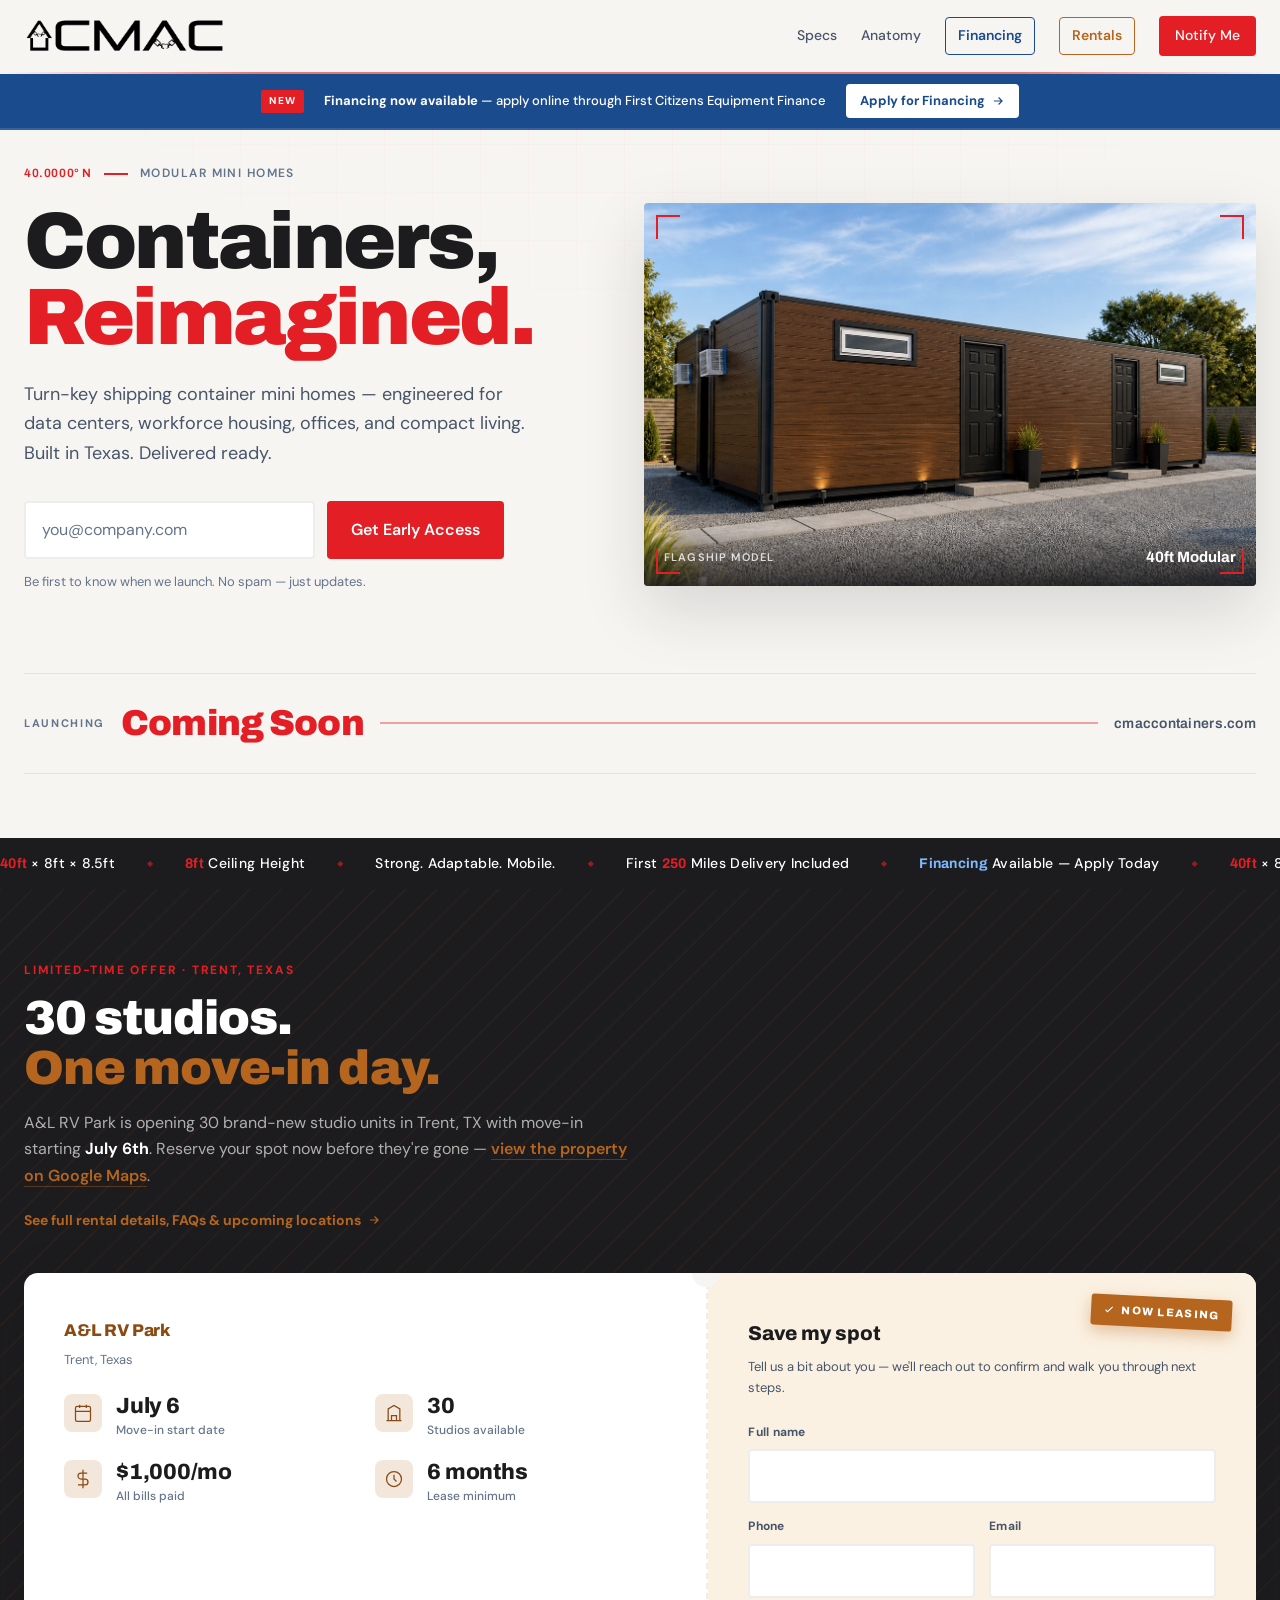
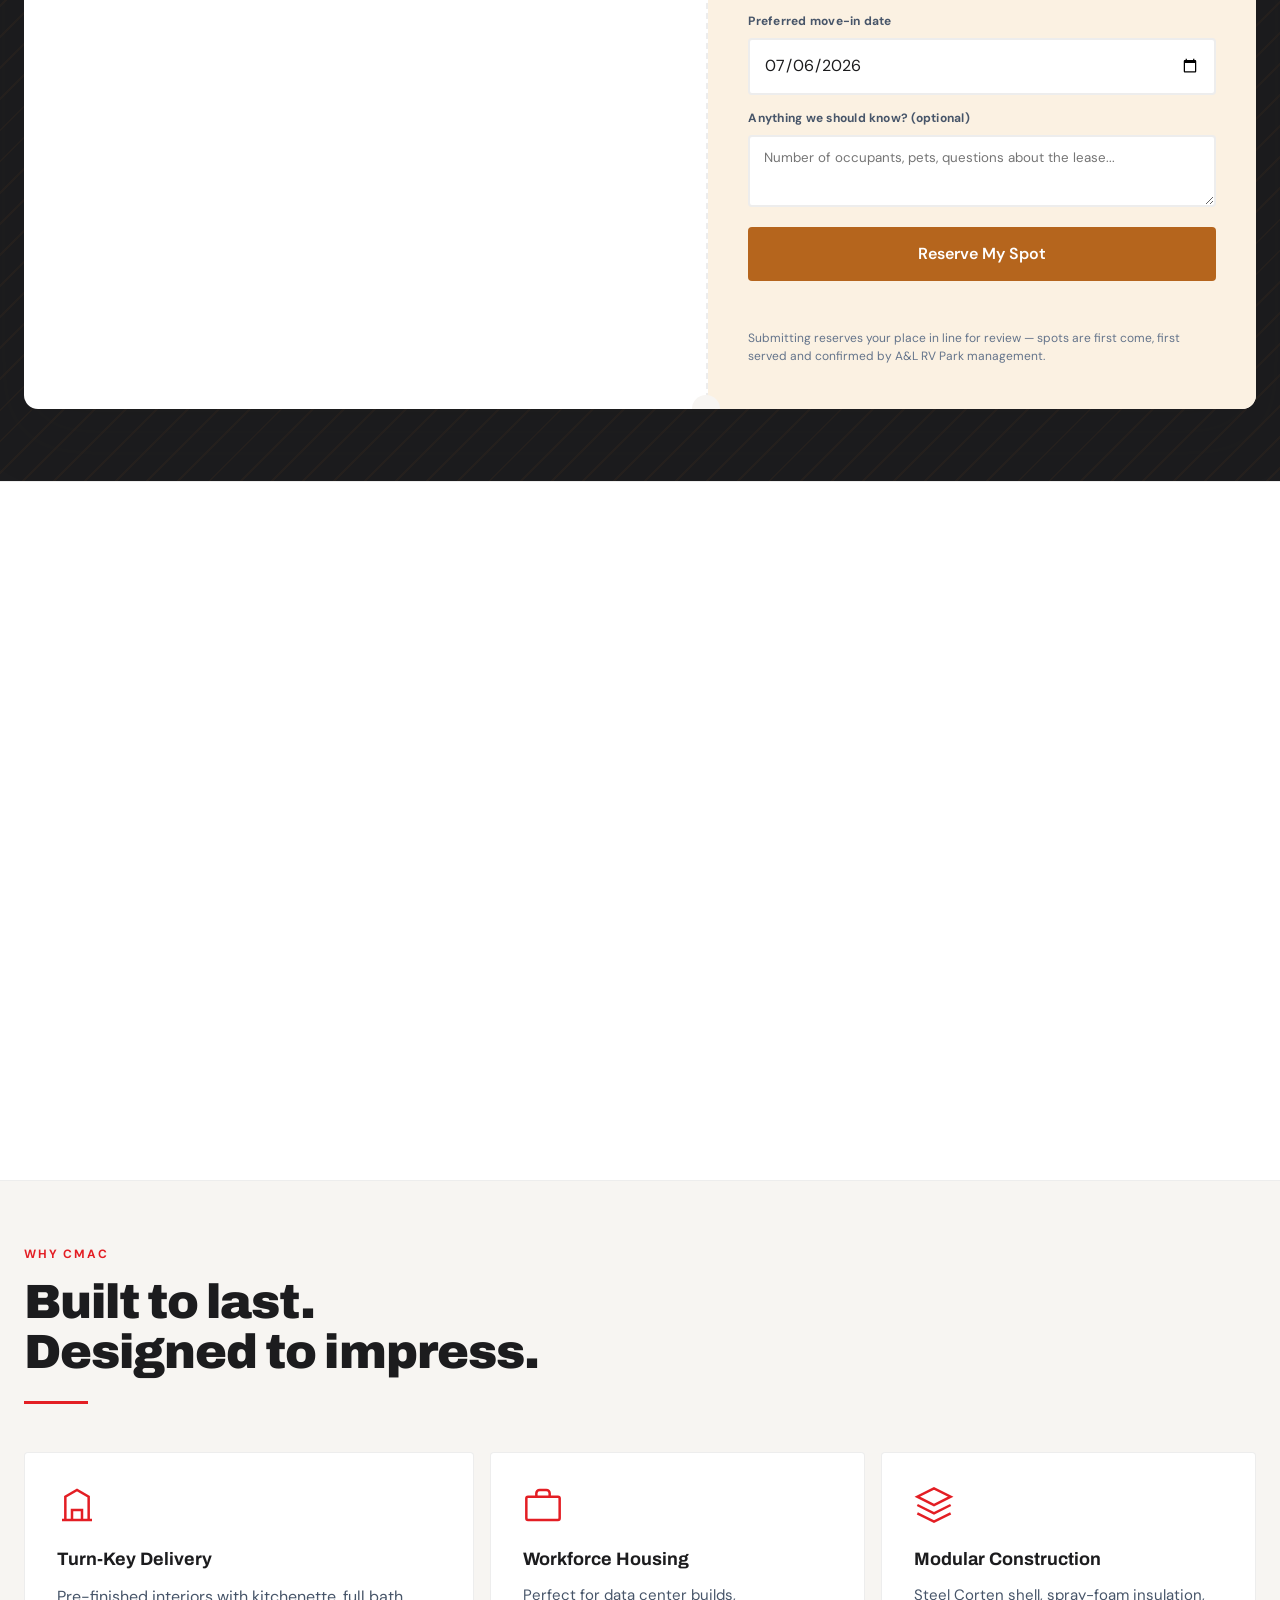
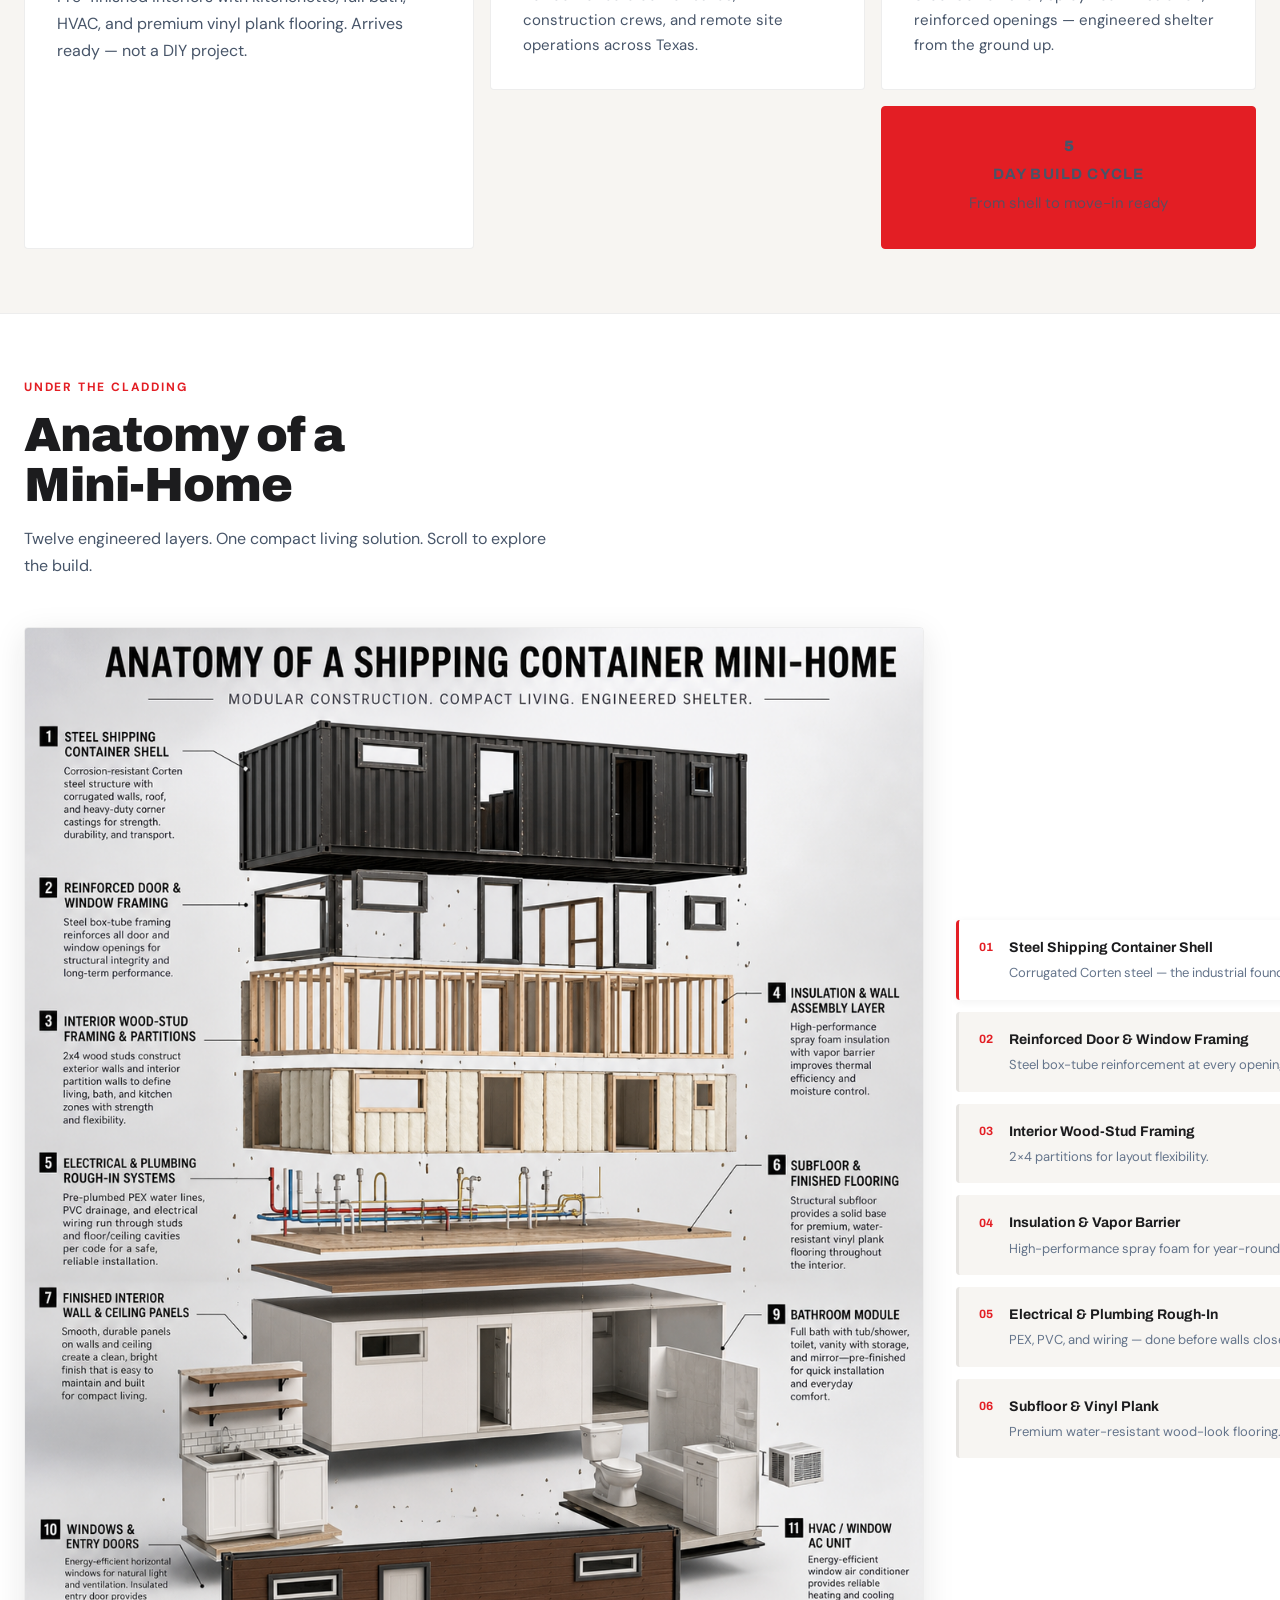
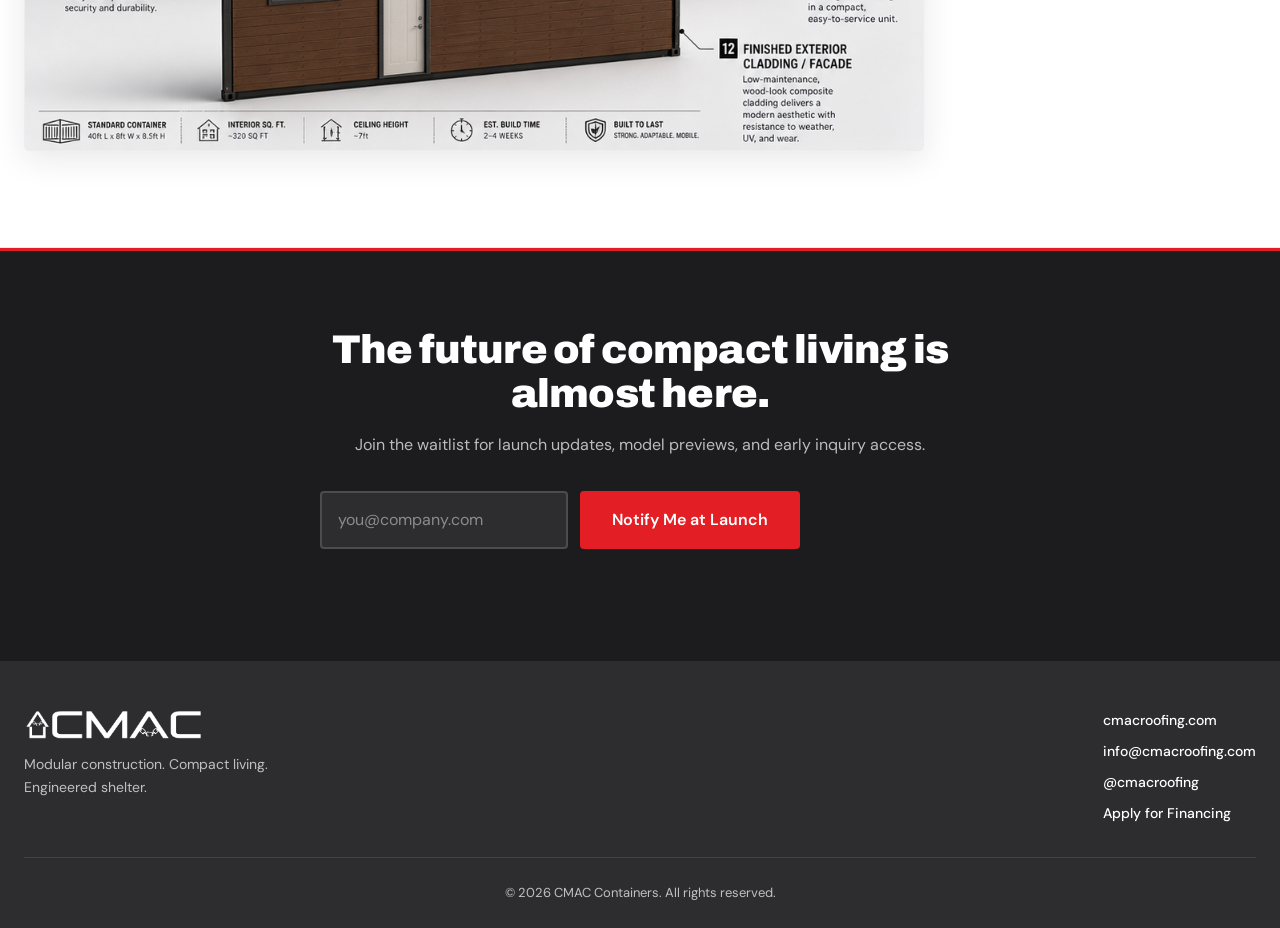
<file: index.html>
<!DOCTYPE html>
<html lang="en">
<head>
  <meta charset="UTF-8">
  <meta name="viewport" content="width=device-width, initial-scale=1.0">
  <meta name="description" content="CMAC Containers — Modular shipping container mini homes with flexible financing. Engineered shelter, compact living. Coming soon to Texas and beyond.">
  <meta name="theme-color" content="#E31E24">
  <title>CMAC Containers — Coming Soon</title>
  <link rel="preconnect" href="https://fonts.googleapis.com">
  <link rel="preconnect" href="https://fonts.gstatic.com" crossorigin>
  <link href="https://fonts.googleapis.com/css2?family=Archivo:wght@400;500;600;700;900&family=DM+Sans:ital,wght@0,400;0,500;0,700;1,400&display=swap" rel="stylesheet">
  <link rel="stylesheet" href="css/styles.css">
  <link rel="icon" href="assets/images/logo.png" type="image/png">
</head>
<body>
  <a href="#main" class="skip-link">Skip to main content</a>

  <div class="blueprint-bg" aria-hidden="true"></div>

  <header class="site-header" role="banner">
    <div class="header-inner">
      <a href="/" class="logo-link" aria-label="CMAC Containers home">
        <img src="assets/images/logo.png" alt="CMAC" class="logo" width="120" height="40">
      </a>
      <nav class="header-nav" aria-label="Primary">
        <a href="#specs" class="nav-link">Specs</a>
        <a href="#anatomy" class="nav-link">Anatomy</a>
        <a href="#financing" class="nav-link nav-finance">Financing</a>
        <a href="/rentals/" class="nav-link nav-rv">Rentals</a>
        <a href="#notify" class="nav-link nav-cta">Notify Me</a>
      </nav>
    </div>
    <div class="header-rule" aria-hidden="true"></div>
  </header>

  <aside class="finance-ribbon" aria-label="Financing announcement">
    <div class="finance-ribbon-inner">
      <span class="finance-ribbon-badge">New</span>
      <p class="finance-ribbon-text">
        <strong>Financing now available</strong> — apply online through First Citizens Equipment Finance
      </p>
      <a
        href="https://cmac.firstcitizensef.com/"
        class="finance-ribbon-cta"
        target="_blank"
        rel="noopener noreferrer"
      >
        Apply for Financing
        <svg viewBox="0 0 24 24" fill="none" stroke="currentColor" stroke-width="2" width="16" height="16" aria-hidden="true">
          <path d="M5 12h14M13 6l6 6-6 6"/>
        </svg>
      </a>
    </div>
  </aside>

  <main id="main">
    <!-- Hero -->
    <section class="hero" aria-labelledby="hero-heading">
      <div class="hero-grid">
        <div class="hero-copy reveal">
          <p class="eyebrow">
            <span class="coord">40.0000° N</span>
            <span class="rule-dot" aria-hidden="true"></span>
            Modular Mini Homes
          </p>
          <h1 id="hero-heading" class="hero-title">
            Containers,<br>
            <span class="title-accent">Reimagined.</span>
          </h1>
          <p class="hero-lead">
            Turn-key shipping container mini homes — engineered for data centers, workforce housing, offices, and compact living. Built in Texas. Delivered ready.
          </p>

          <form class="notify-form hero-form" id="notify" action="#" method="post" novalidate>
            <label for="email-hero" class="sr-only">Email address</label>
            <div class="form-row">
              <input
                type="email"
                id="email-hero"
                name="email"
                placeholder="you@company.com"
                autocomplete="email"
                required
                aria-describedby="form-status"
              >
              <button type="submit" class="btn btn-primary">
                <span class="btn-text">Get Early Access</span>
                <span class="btn-loading" aria-hidden="true">
                  <svg class="spinner" viewBox="0 0 24 24" fill="none" stroke="currentColor" stroke-width="2">
                    <circle cx="12" cy="12" r="10" stroke-opacity="0.25"/>
                    <path d="M12 2a10 10 0 0 1 10 10" stroke-linecap="round"/>
                  </svg>
                </span>
              </button>
            </div>
            <p class="form-hint">Be first to know when we launch. No spam — just updates.</p>
            <p id="form-status" class="form-status" role="status" aria-live="polite"></p>
          </form>
        </div>

        <div class="hero-visual reveal reveal-delay-2">
          <div class="hero-frame">
            <div class="frame-corner frame-tl" aria-hidden="true"></div>
            <div class="frame-corner frame-tr" aria-hidden="true"></div>
            <div class="frame-corner frame-bl" aria-hidden="true"></div>
            <div class="frame-corner frame-br" aria-hidden="true"></div>
            <img
              src="assets/images/flagship.png"
              alt="CMAC flagship container mini home with wood-look cladding, dual entry doors, and landscaped gravel setting"
              class="hero-image"
              width="1200"
              height="800"
              fetchpriority="high"
            >
            <div class="hero-badge">
              <span class="badge-label">Flagship Model</span>
              <span class="badge-value">40ft Modular</span>
            </div>
          </div>
        </div>
      </div>

      <div class="coming-soon-strip reveal reveal-delay-3">
        <span class="strip-label">Launching</span>
        <span class="strip-word">Coming Soon</span>
        <span class="strip-divider" aria-hidden="true"></span>
        <span class="strip-domain">cmaccontainers.com</span>
      </div>
    </section>

    <!-- Spec ticker -->
    <section class="ticker" aria-label="Key specifications">
      <div class="ticker-track">
        <div class="ticker-content">
          <span class="ticker-item"><strong>40ft</strong> × 8ft × 8.5ft</span>
          <span class="ticker-sep" aria-hidden="true">◆</span>
          <span class="ticker-item"><strong>8ft</strong> Ceiling Height</span>
          <span class="ticker-sep" aria-hidden="true">◆</span>
          <span class="ticker-item">Strong. Adaptable. Mobile.</span>
          <span class="ticker-sep" aria-hidden="true">◆</span>
          <span class="ticker-item">First <strong>250</strong> Miles Delivery Included</span>
          <span class="ticker-sep" aria-hidden="true">◆</span>
          <span class="ticker-item ticker-finance"><strong>Financing</strong> Available — Apply Today</span>
          <span class="ticker-sep" aria-hidden="true">◆</span>
        </div>
        <div class="ticker-content" aria-hidden="true">
          <span class="ticker-item"><strong>40ft</strong> × 8ft × 8.5ft</span>
          <span class="ticker-sep">◆</span>
          <span class="ticker-item"><strong>8ft</strong> Ceiling Height</span>
          <span class="ticker-sep">◆</span>
          <span class="ticker-item">Strong. Adaptable. Mobile.</span>
          <span class="ticker-sep">◆</span>
          <span class="ticker-item">First <strong>250</strong> Miles Delivery Included</span>
          <span class="ticker-sep">◆</span>
          <span class="ticker-item ticker-finance"><strong>Financing</strong> Available — Apply Today</span>
          <span class="ticker-sep">◆</span>
        </div>
      </div>
    </section>

    <!-- A&L RV Park Offer -->
    <section class="rv-section" id="al-rv-park" aria-labelledby="rv-heading">
      <div class="rv-section-intro reveal">
        <p class="section-eyebrow rv-eyebrow">Limited-Time Offer · Trent, Texas</p>
        <h2 id="rv-heading" class="section-title rv-title">30 studios.<br><span class="rv-title-accent">One move-in day.</span></h2>
        <p class="rv-lead">
          A&amp;L RV Park is opening 30 brand-new studio units in Trent, TX with move-in starting <strong style="color:#fff">July 6th</strong>. Reserve your spot now before they're gone — <a href="https://share.google/jSrJu9F7oztqCoVQx" target="_blank" rel="noopener noreferrer">view the property on Google Maps</a>.
        </p>
        <a href="/rentals/" class="rv-more-link">
          See full rental details, FAQs &amp; upcoming locations
          <svg viewBox="0 0 24 24" fill="none" stroke="currentColor" stroke-width="2" aria-hidden="true"><path d="M5 12h14M13 6l6 6-6 6"/></svg>
        </a>
      </div>

      <div class="rv-ticket reveal">
        <span class="rv-ticket-badge">
          <svg viewBox="0 0 24 24" fill="none" stroke="currentColor" stroke-width="2" width="12" height="12" aria-hidden="true"><path d="M5 13l4 4L19 7"/></svg>
          Now Leasing
        </span>

        <div class="rv-ticket-info">
          <p class="rv-park-name">A&amp;L RV Park</p>
          <p class="rv-park-loc">Trent, Texas</p>

          <div class="rv-stats">
            <div class="rv-stat">
              <span class="rv-stat-icon" aria-hidden="true">
                <svg viewBox="0 0 24 24" fill="none" stroke="currentColor" stroke-width="1.5"><rect x="3" y="4" width="18" height="18" rx="2"/><path d="M16 2v4M8 2v4M3 10h18"/></svg>
              </span>
              <span>
                <span class="rv-stat-value">July 6</span>
                <span class="rv-stat-label">Move-in start date</span>
              </span>
            </div>
            <div class="rv-stat">
              <span class="rv-stat-icon" aria-hidden="true">
                <svg viewBox="0 0 24 24" fill="none" stroke="currentColor" stroke-width="1.5"><path d="M3 21h18M5 21V7l7-4 7 4v14M9 21v-6h6v6"/></svg>
              </span>
              <span>
                <span class="rv-stat-value">30</span>
                <span class="rv-stat-label">Studios available</span>
              </span>
            </div>
            <div class="rv-stat">
              <span class="rv-stat-icon" aria-hidden="true">
                <svg viewBox="0 0 24 24" fill="none" stroke="currentColor" stroke-width="1.5"><path d="M12 1v22M17 5H9.5a3.5 3.5 0 0 0 0 7h5a3.5 3.5 0 0 1 0 7H6"/></svg>
              </span>
              <span>
                <span class="rv-stat-value">$1,000/mo</span>
                <span class="rv-stat-label">All bills paid</span>
              </span>
            </div>
            <div class="rv-stat">
              <span class="rv-stat-icon" aria-hidden="true">
                <svg viewBox="0 0 24 24" fill="none" stroke="currentColor" stroke-width="1.5"><circle cx="12" cy="12" r="9"/><path d="M12 7v5l3 3"/></svg>
              </span>
              <span>
                <span class="rv-stat-value">6 months</span>
                <span class="rv-stat-label">Lease minimum</span>
              </span>
            </div>
          </div>
        </div>

        <div class="rv-ticket-form">
          <p class="rv-form-title">Save my spot</p>
          <p class="rv-form-sub">Tell us a bit about you — we'll reach out to confirm and walk you through next steps.</p>

          <form
            id="rv-reserve-form"
            action="https://formsubmit.co/ajax/codyv@cmaccontainers.com"
            method="POST"
            novalidate
          >
            <input type="hidden" name="_subject" value="A&amp;L RV Park — New Studio Reservation Lead">
            <input type="hidden" name="_cc" value="christian@cmaccontainers.com">
            <input type="hidden" name="_template" value="table">
            <input type="hidden" name="_captcha" value="false">
            <input type="text" name="_honey" class="rv-honey" tabindex="-1" autocomplete="off">

            <div class="rv-form-grid">
              <div class="rv-field">
                <label for="rv-name">Full name</label>
                <input type="text" id="rv-name" name="name" autocomplete="name" required>
              </div>

              <div class="rv-form-grid rv-form-grid-2">
                <div class="rv-field">
                  <label for="rv-phone">Phone</label>
                  <input type="tel" id="rv-phone" name="phone" autocomplete="tel" required>
                </div>
                <div class="rv-field">
                  <label for="rv-email">Email</label>
                  <input type="email" id="rv-email" name="email" autocomplete="email" required>
                </div>
              </div>

              <div class="rv-field">
                <label for="rv-movein">Preferred move-in date</label>
                <input type="date" id="rv-movein" name="preferred_move_in" value="2026-07-06" min="2026-07-06">
              </div>

              <div class="rv-field">
                <label for="rv-notes">Anything we should know? (optional)</label>
                <textarea id="rv-notes" name="notes" placeholder="Number of occupants, pets, questions about the lease..."></textarea>
              </div>
            </div>

            <button type="submit" class="btn btn-rv">
              <span class="btn-text">Reserve My Spot</span>
              <span class="btn-loading" aria-hidden="true">
                <svg class="spinner" viewBox="0 0 24 24" fill="none" stroke="currentColor" stroke-width="2">
                  <circle cx="12" cy="12" r="10" stroke-opacity="0.25"/>
                  <path d="M12 2a10 10 0 0 1 10 10" stroke-linecap="round"/>
                </svg>
              </span>
            </button>
            <p class="form-status rv-status" role="status" aria-live="polite"></p>
            <p class="rv-form-disclaimer">Submitting reserves your place in line for review — spots are first come, first served and confirmed by A&amp;L RV Park management.</p>
          </form>
        </div>
      </div>
    </section>

    <!-- Financing -->
    <section class="finance-section" id="financing" aria-labelledby="finance-heading">
      <div class="finance-section-inner reveal">
        <div class="finance-section-copy">
          <p class="section-eyebrow finance-eyebrow">Partner Financing</p>
          <h2 id="finance-heading" class="section-title finance-title">Own your container.<br><span class="finance-title-accent">Pay on your terms.</span></h2>
          <p class="finance-lead">
            CMAC partners with <strong>First Citizens Equipment Finance</strong> so you can apply for commercial equipment financing on CMAC mini-homes through our dedicated online application.
          </p>

          <ul class="finance-benefits">
            <li>
              <span class="finance-benefit-icon" aria-hidden="true">1</span>
              <span>Apply online through the official <strong>CMAC financing portal</strong></span>
            </li>
            <li>
              <span class="finance-benefit-icon" aria-hidden="true">2</span>
              <span>Commercial <strong>equipment loan and lease</strong> options from First Citizens</span>
            </li>
            <li>
              <span class="finance-benefit-icon" aria-hidden="true">3</span>
              <span>A finance specialist helps structure payments around your business needs</span>
            </li>
            <li>
              <span class="finance-benefit-icon" aria-hidden="true">4</span>
              <span>Terms, rates, and approval depend on credit and underwriting</span>
            </li>
          </ul>

          <div class="finance-actions">
            <a
              href="https://cmac.firstcitizensef.com/"
              class="btn btn-finance btn-large"
              target="_blank"
              rel="noopener noreferrer"
            >
              Apply for Financing
              <svg viewBox="0 0 24 24" fill="none" stroke="currentColor" stroke-width="2" width="18" height="18" aria-hidden="true">
                <path d="M5 12h14M13 6l6 6-6 6"/>
              </svg>
            </a>
            <p class="finance-disclaimer">Credit approval required. Financing provided by First Citizens Equipment Finance. Terms subject to lender guidelines.</p>
          </div>
        </div>

        <div class="finance-stats-panel" aria-hidden="false">
          <div class="finance-stat">
            <span class="finance-stat-value">Apply</span>
            <span class="finance-stat-label">Online financing portal</span>
            <span class="finance-stat-note">CMAC-branded application</span>
          </div>
          <div class="finance-stat">
            <span class="finance-stat-value">Loan</span>
            <span class="finance-stat-label">&amp; lease options</span>
            <span class="finance-stat-note">Equipment finance</span>
          </div>
          <div class="finance-stat">
            <span class="finance-stat-value">Partner</span>
            <span class="finance-stat-label">First Citizens</span>
            <span class="finance-stat-note">Equipment Finance</span>
          </div>
          <div class="finance-stat">
            <span class="finance-stat-value">Review</span>
            <span class="finance-stat-label">Credit underwriting</span>
            <span class="finance-stat-note">Subject to approval</span>
          </div>
        </div>
      </div>
    </section>

    <!-- Features bento -->
    <section class="features" id="specs" aria-labelledby="features-heading">
      <div class="section-header reveal">
        <p class="section-eyebrow">Why CMAC</p>
        <h2 id="features-heading" class="section-title">Built to last.<br>Designed to impress.</h2>
        <div class="section-rule" aria-hidden="true"></div>
      </div>

      <div class="bento reveal">
        <article class="bento-card bento-large">
          <div class="card-icon" aria-hidden="true">
            <svg viewBox="0 0 24 24" fill="none" stroke="currentColor" stroke-width="1.5">
              <path d="M3 21h18M5 21V7l7-4 7 4v14M9 21v-6h6v6"/>
            </svg>
          </div>
          <h3>Turn-Key Delivery</h3>
          <p>Pre-finished interiors with kitchenette, full bath, HVAC, and premium vinyl plank flooring. Arrives ready — not a DIY project.</p>
        </article>

        <article class="bento-card">
          <div class="card-icon" aria-hidden="true">
            <svg viewBox="0 0 24 24" fill="none" stroke="currentColor" stroke-width="1.5">
              <rect x="2" y="7" width="20" height="14" rx="1"/>
              <path d="M16 7V5a2 2 0 0 0-2-2h-4a2 2 0 0 0-2 2v2"/>
            </svg>
          </div>
          <h3>Workforce Housing</h3>
          <p>Perfect for data center builds, construction crews, and remote site operations across Texas.</p>
        </article>

        <article class="bento-card">
          <div class="card-icon" aria-hidden="true">
            <svg viewBox="0 0 24 24" fill="none" stroke="currentColor" stroke-width="1.5">
              <path d="M12 2L2 7l10 5 10-5-10-5zM2 17l10 5 10-5M2 12l10 5 10-5"/>
            </svg>
          </div>
          <h3>Modular Construction</h3>
          <p>Steel Corten shell, spray-foam insulation, reinforced openings — engineered shelter from the ground up.</p>
        </article>

        <article class="bento-card bento-accent">
          <p class="accent-stat">5</p>
          <p class="accent-label">Day Build Cycle</p>
          <p class="accent-sub">From shell to move-in ready</p>
        </article>
      </div>
    </section>

    <!-- Anatomy horizontal journey -->
    <section class="anatomy" id="anatomy" aria-labelledby="anatomy-heading">
      <div class="anatomy-intro reveal">
        <p class="section-eyebrow">Under the Cladding</p>
        <h2 id="anatomy-heading" class="section-title">Anatomy of a<br>Mini-Home</h2>
        <p class="anatomy-desc">Twelve engineered layers. One compact living solution. Scroll to explore the build.</p>
      </div>

      <div class="anatomy-scroll-wrap">
        <div class="anatomy-scroll" role="region" aria-label="Anatomy diagram and construction layers" tabindex="0">
          <div class="anatomy-panel anatomy-diagram">
            <img
              src="assets/images/anatomy.png"
              alt="Exploded diagram showing 12 layers of a shipping container mini home from steel shell through insulation, plumbing, flooring, kitchenette, bathroom, and exterior cladding"
              class="anatomy-image"
              loading="lazy"
              width="1400"
              height="900"
            >
          </div>

          <div class="anatomy-panel anatomy-layers">
            <ol class="layer-list">
              <li class="layer-item" data-layer="1">
                <span class="layer-num">01</span>
                <div>
                  <h3>Steel Shipping Container Shell</h3>
                  <p>Corrugated Corten steel — the industrial foundation.</p>
                </div>
              </li>
              <li class="layer-item" data-layer="2">
                <span class="layer-num">02</span>
                <div>
                  <h3>Reinforced Door &amp; Window Framing</h3>
                  <p>Steel box-tube reinforcement at every opening.</p>
                </div>
              </li>
              <li class="layer-item" data-layer="3">
                <span class="layer-num">03</span>
                <div>
                  <h3>Interior Wood-Stud Framing</h3>
                  <p>2×4 partitions for layout flexibility.</p>
                </div>
              </li>
              <li class="layer-item" data-layer="4">
                <span class="layer-num">04</span>
                <div>
                  <h3>Insulation &amp; Vapor Barrier</h3>
                  <p>High-performance spray foam for year-round comfort.</p>
                </div>
              </li>
              <li class="layer-item" data-layer="5">
                <span class="layer-num">05</span>
                <div>
                  <h3>Electrical &amp; Plumbing Rough-In</h3>
                  <p>PEX, PVC, and wiring — done before walls close.</p>
                </div>
              </li>
              <li class="layer-item" data-layer="6">
                <span class="layer-num">06</span>
                <div>
                  <h3>Subfloor &amp; Vinyl Plank</h3>
                  <p>Premium water-resistant wood-look flooring.</p>
                </div>
              </li>
            </ol>
          </div>
        </div>
        <p class="scroll-hint" aria-hidden="true">
          <svg viewBox="0 0 24 24" fill="none" stroke="currentColor" stroke-width="2" width="20" height="20">
            <path d="M5 12h14M12 5l7 7-7 7"/>
          </svg>
          Scroll to explore
        </p>
      </div>
    </section>

    <!-- Final CTA -->
    <section class="cta-section" aria-labelledby="cta-heading">
      <div class="cta-inner reveal">
        <h2 id="cta-heading" class="cta-title">The future of compact living is almost here.</h2>
        <p class="cta-lead">Join the waitlist for launch updates, model previews, and early inquiry access.</p>

        <form class="notify-form cta-form" action="#" method="post" novalidate>
          <label for="email-cta" class="sr-only">Email address</label>
          <div class="form-row">
            <input
              type="email"
              id="email-cta"
              name="email"
              placeholder="you@company.com"
              autocomplete="email"
              required
            >
            <button type="submit" class="btn btn-primary btn-large">
              <span class="btn-text">Notify Me at Launch</span>
              <span class="btn-loading" aria-hidden="true">
                <svg class="spinner" viewBox="0 0 24 24" fill="none" stroke="currentColor" stroke-width="2">
                  <circle cx="12" cy="12" r="10" stroke-opacity="0.25"/>
                  <path d="M12 2a10 10 0 0 1 10 10" stroke-linecap="round"/>
                </svg>
              </span>
            </button>
          </div>
          <p class="form-status cta-status" role="status" aria-live="polite"></p>
        </form>
      </div>
    </section>
  </main>

  <footer class="site-footer" role="contentinfo">
    <div class="footer-inner">
      <div class="footer-brand">
        <img src="assets/images/logo.png" alt="CMAC" class="footer-logo" width="100" height="34">
        <p class="footer-tagline">Modular construction. Compact living. Engineered shelter.</p>
      </div>
      <div class="footer-links">
        <a href="https://www.cmacroofing.com" target="_blank" rel="noopener noreferrer">cmacroofing.com</a>
        <a href="mailto:info@cmacroofing.com">info@cmacroofing.com</a>
        <a href="https://instagram.com/cmacroofing" target="_blank" rel="noopener noreferrer">@cmacroofing</a>
        <a
          href="https://cmac.firstcitizensef.com/"
          target="_blank"
          rel="noopener noreferrer"
        >Apply for Financing</a>
      </div>
    </div>
    <div class="footer-bottom">
      <p>&copy; <span id="year"></span> CMAC Containers. All rights reserved.</p>
    </div>
  </footer>

  <script src="js/main.js" defer></script>
</body>
</html>
</file>
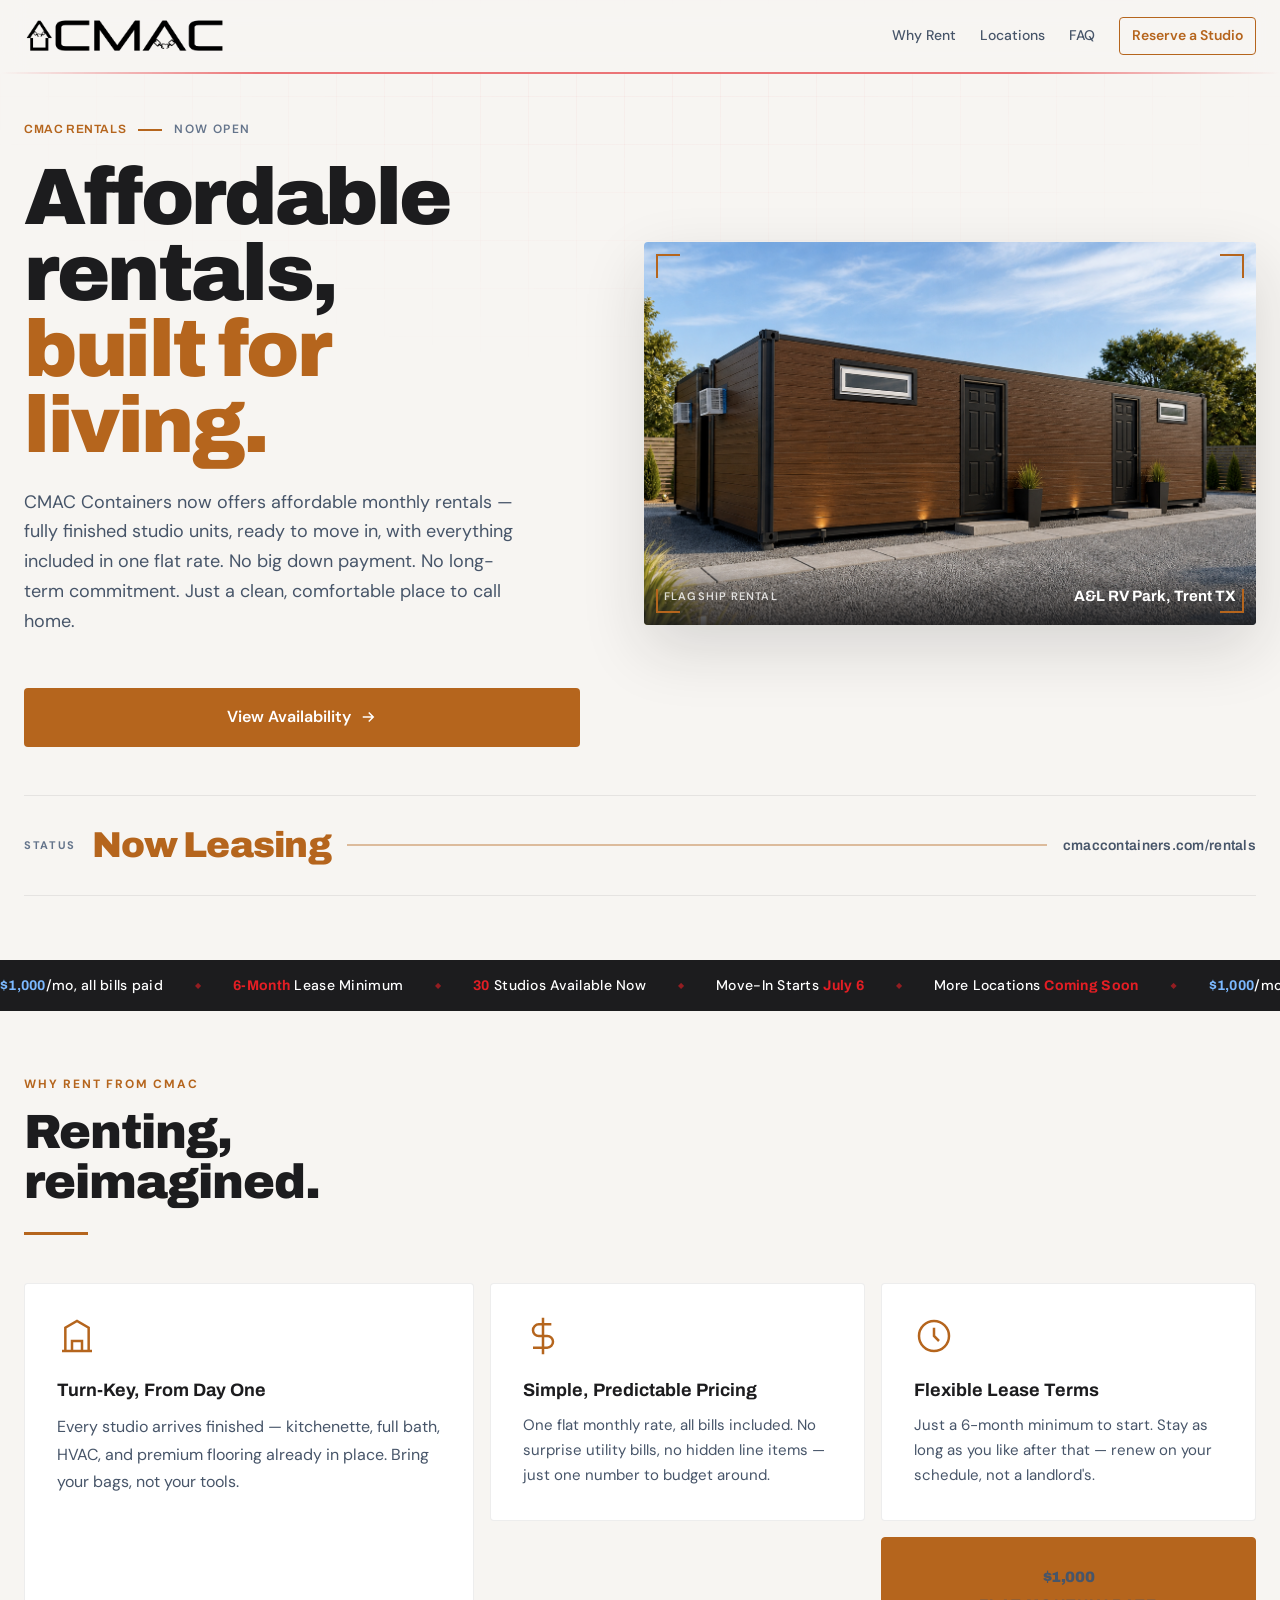
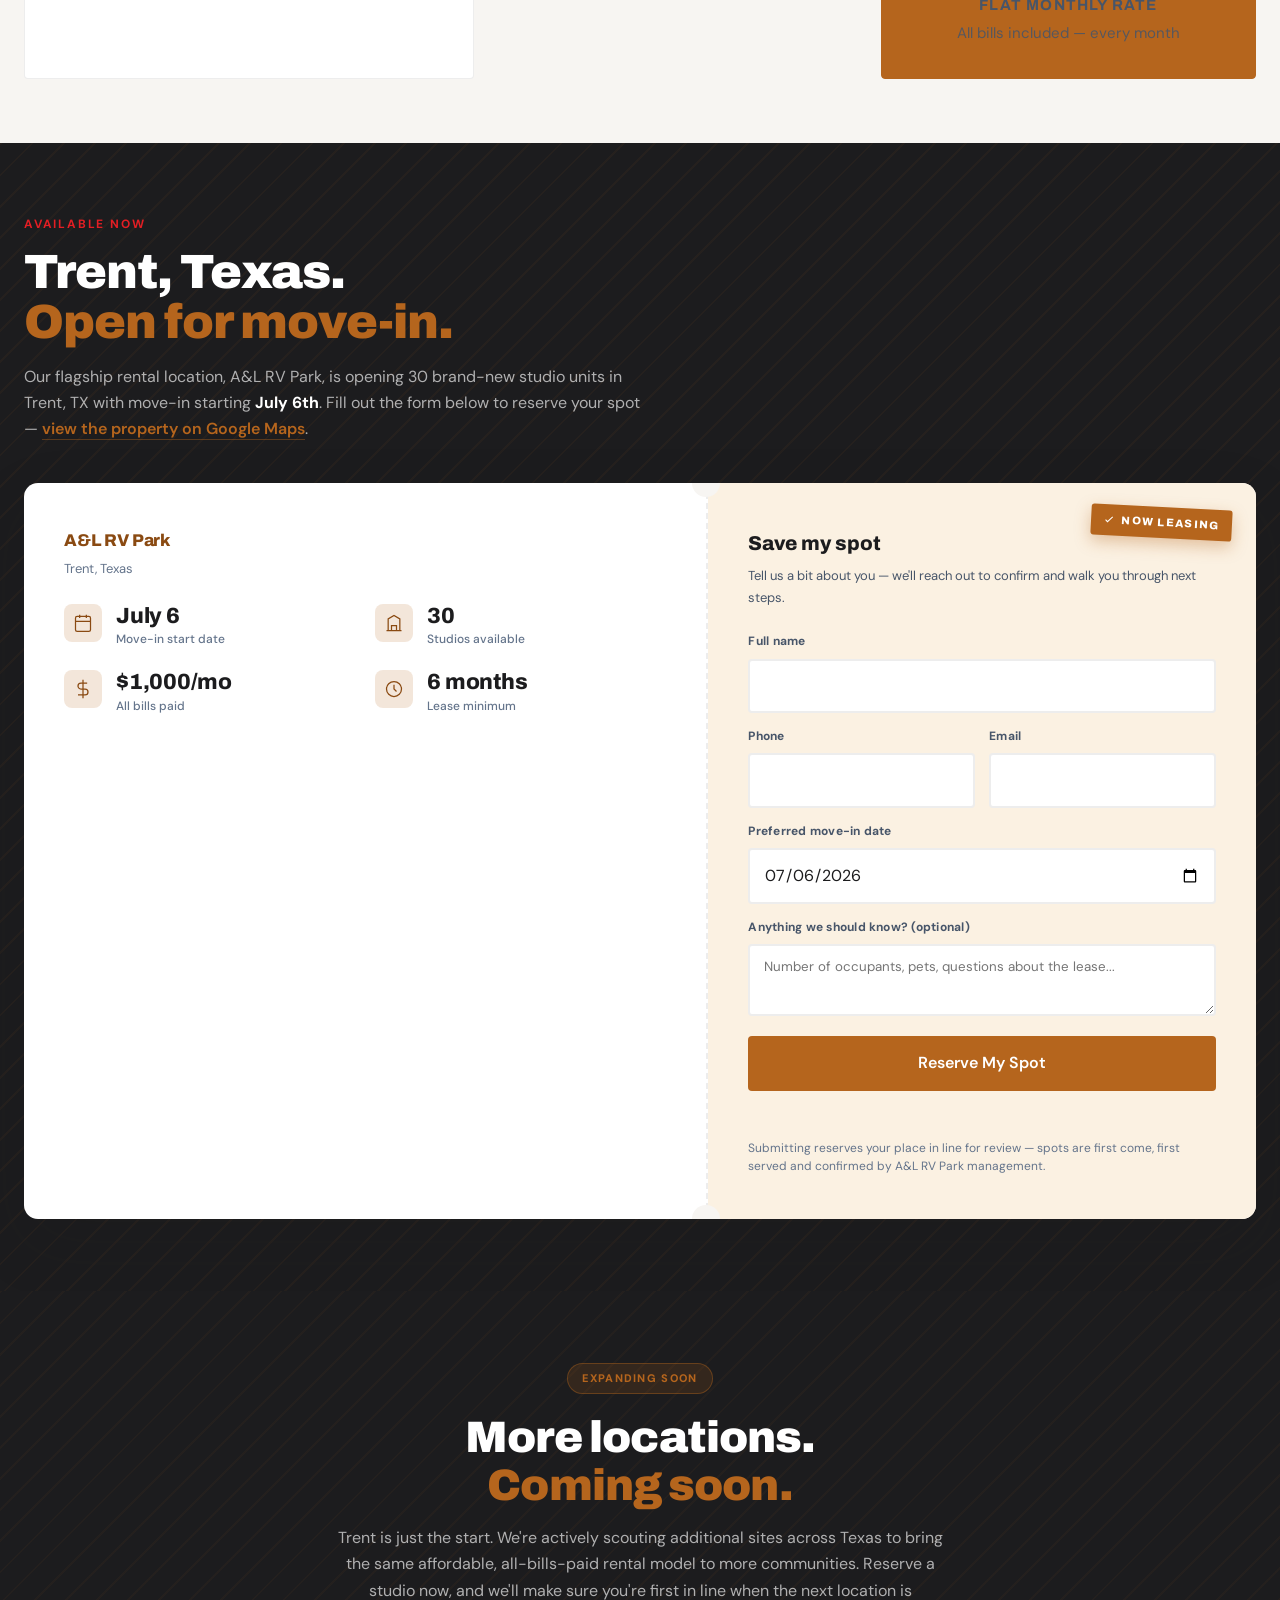
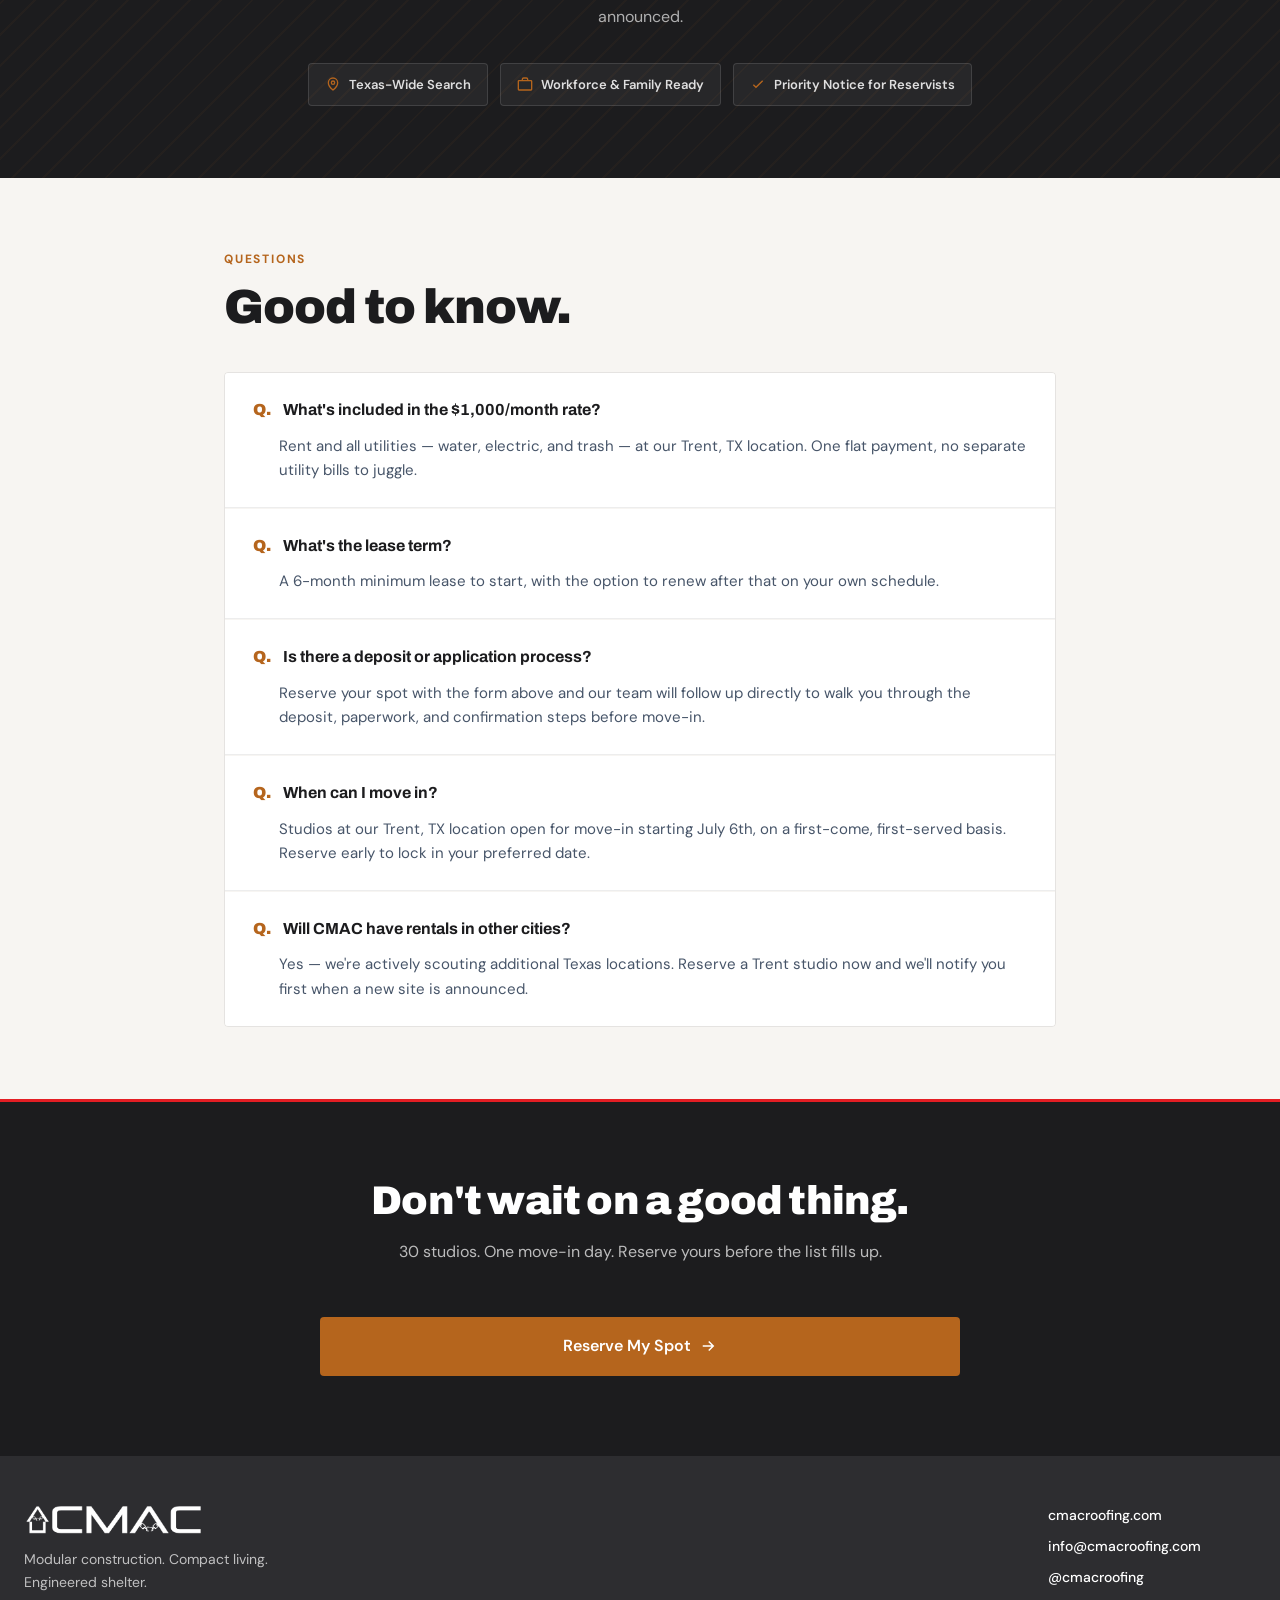
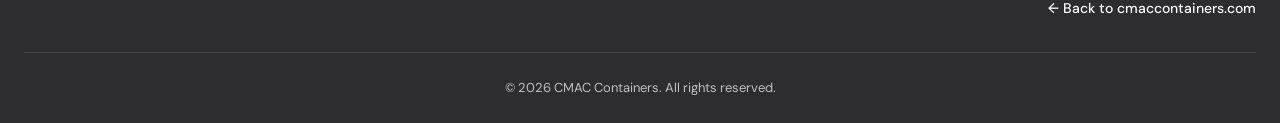
<file: rentals/index.html>
<!DOCTYPE html>
<html lang="en">
<head>
  <meta charset="UTF-8">
  <meta name="viewport" content="width=device-width, initial-scale=1.0">
  <meta name="description" content="CMAC Containers now offers affordable monthly rentals — fully finished studio units, all bills paid, 6-month minimum lease. Now open in Trent, Texas. More locations coming soon.">
  <meta name="theme-color" content="#1C1C1E">
  <title>Affordable Rentals — CMAC Containers</title>
  <link rel="preconnect" href="https://fonts.googleapis.com">
  <link rel="preconnect" href="https://fonts.gstatic.com" crossorigin>
  <link href="https://fonts.googleapis.com/css2?family=Archivo:wght@400;500;600;700;900&family=DM+Sans:ital,wght@0,400;0,500;0,700;1,400&display=swap" rel="stylesheet">
  <link rel="stylesheet" href="/css/styles.css">
  <link rel="icon" href="/assets/images/logo.png" type="image/png">
</head>
<body>
  <a href="#main" class="skip-link">Skip to main content</a>

  <div class="blueprint-bg" aria-hidden="true"></div>

  <header class="site-header" role="banner">
    <div class="header-inner">
      <a href="/" class="logo-link" aria-label="CMAC Containers home">
        <img src="/assets/images/logo.png" alt="CMAC" class="logo" width="120" height="40">
      </a>
      <nav class="header-nav" aria-label="Primary">
        <a href="#why-rent" class="nav-link">Why Rent</a>
        <a href="#locations" class="nav-link">Locations</a>
        <a href="#faq" class="nav-link">FAQ</a>
        <a href="#al-rv-park" class="nav-link nav-rv">Reserve a Studio</a>
      </nav>
    </div>
    <div class="header-rule" aria-hidden="true"></div>
  </header>

  <main id="main">
    <!-- Hero -->
    <section class="hero rentals-hero" aria-labelledby="rentals-hero-heading">
      <div class="hero-grid">
        <div class="hero-copy reveal">
          <p class="eyebrow">
            <span class="coord" style="color:var(--rv-amber)">CMAC Rentals</span>
            <span class="rule-dot" aria-hidden="true" style="background:var(--rv-amber)"></span>
            Now Open
          </p>
          <h1 id="rentals-hero-heading" class="hero-title">
            Affordable rentals,<br>
            <span class="title-accent" style="color:var(--rv-amber)">built for living.</span>
          </h1>
          <p class="hero-lead">
            CMAC Containers now offers affordable monthly rentals — fully finished studio units, ready to move in, with everything included in one flat rate. No big down payment. No long-term commitment. Just a clean, comfortable place to call home.
          </p>
          <div class="finance-actions" style="margin-top: 0;">
            <a href="#locations" class="btn btn-rv btn-large" style="display:inline-flex;">
              View Availability
              <svg viewBox="0 0 24 24" fill="none" stroke="currentColor" stroke-width="2" width="18" height="18" aria-hidden="true">
                <path d="M5 12h14M13 6l6 6-6 6"/>
              </svg>
            </a>
          </div>
        </div>

        <div class="hero-visual reveal reveal-delay-2">
          <div class="hero-frame">
            <div class="frame-corner frame-tl" aria-hidden="true" style="border-color:var(--rv-amber)"></div>
            <div class="frame-corner frame-tr" aria-hidden="true" style="border-color:var(--rv-amber)"></div>
            <div class="frame-corner frame-bl" aria-hidden="true" style="border-color:var(--rv-amber)"></div>
            <div class="frame-corner frame-br" aria-hidden="true" style="border-color:var(--rv-amber)"></div>
            <img
              src="/assets/images/flagship.png"
              alt="CMAC flagship container studio with wood-look cladding, dual entry doors, and landscaped gravel setting"
              class="hero-image"
              width="1200"
              height="800"
              fetchpriority="high"
            >
            <div class="hero-badge">
              <span class="badge-label">Flagship Rental</span>
              <span class="badge-value">A&amp;L RV Park, Trent TX</span>
            </div>
          </div>
        </div>
      </div>

      <div class="coming-soon-strip reveal reveal-delay-3">
        <span class="strip-label">Status</span>
        <span class="strip-word" style="color:var(--rv-amber)">Now Leasing</span>
        <span class="strip-divider" aria-hidden="true" style="background:var(--rv-amber)"></span>
        <span class="strip-domain">cmaccontainers.com/rentals</span>
      </div>
    </section>

    <!-- Spec ticker -->
    <section class="ticker" aria-label="Rental highlights">
      <div class="ticker-track">
        <div class="ticker-content">
          <span class="ticker-item ticker-finance"><strong>$1,000</strong>/mo, all bills paid</span>
          <span class="ticker-sep" aria-hidden="true">◆</span>
          <span class="ticker-item"><strong>6-Month</strong> Lease Minimum</span>
          <span class="ticker-sep" aria-hidden="true">◆</span>
          <span class="ticker-item"><strong>30</strong> Studios Available Now</span>
          <span class="ticker-sep" aria-hidden="true">◆</span>
          <span class="ticker-item">Move-In Starts <strong>July 6</strong></span>
          <span class="ticker-sep" aria-hidden="true">◆</span>
          <span class="ticker-item">More Locations <strong>Coming Soon</strong></span>
          <span class="ticker-sep" aria-hidden="true">◆</span>
        </div>
        <div class="ticker-content" aria-hidden="true">
          <span class="ticker-item ticker-finance"><strong>$1,000</strong>/mo, all bills paid</span>
          <span class="ticker-sep">◆</span>
          <span class="ticker-item"><strong>6-Month</strong> Lease Minimum</span>
          <span class="ticker-sep">◆</span>
          <span class="ticker-item"><strong>30</strong> Studios Available Now</span>
          <span class="ticker-sep">◆</span>
          <span class="ticker-item">Move-In Starts <strong>July 6</strong></span>
          <span class="ticker-sep">◆</span>
          <span class="ticker-item">More Locations <strong>Coming Soon</strong></span>
          <span class="ticker-sep">◆</span>
        </div>
      </div>
    </section>

    <!-- Why Rent bento -->
    <section class="features why-rent" id="why-rent" aria-labelledby="why-rent-heading">
      <div class="section-header reveal">
        <p class="section-eyebrow" style="color:var(--rv-amber)">Why Rent From CMAC</p>
        <h2 id="why-rent-heading" class="section-title">Renting,<br>reimagined.</h2>
        <div class="section-rule" aria-hidden="true" style="background:var(--rv-amber)"></div>
      </div>

      <div class="bento reveal">
        <article class="bento-card bento-large">
          <div class="card-icon" aria-hidden="true" style="color:var(--rv-amber)">
            <svg viewBox="0 0 24 24" fill="none" stroke="currentColor" stroke-width="1.5">
              <path d="M3 21h18M5 21V7l7-4 7 4v14M9 21v-6h6v6"/>
            </svg>
          </div>
          <h3>Turn-Key, From Day One</h3>
          <p>Every studio arrives finished — kitchenette, full bath, HVAC, and premium flooring already in place. Bring your bags, not your tools.</p>
        </article>

        <article class="bento-card">
          <div class="card-icon" aria-hidden="true" style="color:var(--rv-amber)">
            <svg viewBox="0 0 24 24" fill="none" stroke="currentColor" stroke-width="1.5">
              <path d="M12 1v22M17 5H9.5a3.5 3.5 0 0 0 0 7h5a3.5 3.5 0 0 1 0 7H6"/>
            </svg>
          </div>
          <h3>Simple, Predictable Pricing</h3>
          <p>One flat monthly rate, all bills included. No surprise utility bills, no hidden line items — just one number to budget around.</p>
        </article>

        <article class="bento-card">
          <div class="card-icon" aria-hidden="true" style="color:var(--rv-amber)">
            <svg viewBox="0 0 24 24" fill="none" stroke="currentColor" stroke-width="1.5">
              <circle cx="12" cy="12" r="9"/><path d="M12 7v5l3 3"/>
            </svg>
          </div>
          <h3>Flexible Lease Terms</h3>
          <p>Just a 6-month minimum to start. Stay as long as you like after that — renew on your schedule, not a landlord's.</p>
        </article>

        <article class="bento-card bento-accent" style="background:var(--rv-amber); border-color:var(--rv-amber);">
          <p class="accent-stat">$1,000</p>
          <p class="accent-label">Flat Monthly Rate</p>
          <p class="accent-sub">All bills included — every month</p>
        </article>
      </div>
    </section>

    <!-- Locations: current + RV ticket form -->
    <section class="rv-section" id="locations" aria-labelledby="locations-heading">
      <div class="rv-section-intro reveal">
        <p class="section-eyebrow rv-eyebrow">Available Now</p>
        <h2 id="locations-heading" class="section-title rv-title">Trent, Texas.<br><span class="rv-title-accent">Open for move-in.</span></h2>
        <p class="rv-lead">
          Our flagship rental location, A&amp;L RV Park, is opening 30 brand-new studio units in Trent, TX with move-in starting <strong style="color:#fff">July 6th</strong>. Fill out the form below to reserve your spot — <a href="https://share.google/jSrJu9F7oztqCoVQx" target="_blank" rel="noopener noreferrer">view the property on Google Maps</a>.
        </p>
      </div>

      <div class="rv-ticket reveal" id="al-rv-park">
        <span class="rv-ticket-badge">
          <svg viewBox="0 0 24 24" fill="none" stroke="currentColor" stroke-width="2" width="12" height="12" aria-hidden="true"><path d="M5 13l4 4L19 7"/></svg>
          Now Leasing
        </span>

        <div class="rv-ticket-info">
          <p class="rv-park-name">A&amp;L RV Park</p>
          <p class="rv-park-loc">Trent, Texas</p>

          <div class="rv-stats">
            <div class="rv-stat">
              <span class="rv-stat-icon" aria-hidden="true">
                <svg viewBox="0 0 24 24" fill="none" stroke="currentColor" stroke-width="1.5"><rect x="3" y="4" width="18" height="18" rx="2"/><path d="M16 2v4M8 2v4M3 10h18"/></svg>
              </span>
              <span>
                <span class="rv-stat-value">July 6</span>
                <span class="rv-stat-label">Move-in start date</span>
              </span>
            </div>
            <div class="rv-stat">
              <span class="rv-stat-icon" aria-hidden="true">
                <svg viewBox="0 0 24 24" fill="none" stroke="currentColor" stroke-width="1.5"><path d="M3 21h18M5 21V7l7-4 7 4v14M9 21v-6h6v6"/></svg>
              </span>
              <span>
                <span class="rv-stat-value">30</span>
                <span class="rv-stat-label">Studios available</span>
              </span>
            </div>
            <div class="rv-stat">
              <span class="rv-stat-icon" aria-hidden="true">
                <svg viewBox="0 0 24 24" fill="none" stroke="currentColor" stroke-width="1.5"><path d="M12 1v22M17 5H9.5a3.5 3.5 0 0 0 0 7h5a3.5 3.5 0 0 1 0 7H6"/></svg>
              </span>
              <span>
                <span class="rv-stat-value">$1,000/mo</span>
                <span class="rv-stat-label">All bills paid</span>
              </span>
            </div>
            <div class="rv-stat">
              <span class="rv-stat-icon" aria-hidden="true">
                <svg viewBox="0 0 24 24" fill="none" stroke="currentColor" stroke-width="1.5"><circle cx="12" cy="12" r="9"/><path d="M12 7v5l3 3"/></svg>
              </span>
              <span>
                <span class="rv-stat-value">6 months</span>
                <span class="rv-stat-label">Lease minimum</span>
              </span>
            </div>
          </div>
        </div>

        <div class="rv-ticket-form">
          <p class="rv-form-title">Save my spot</p>
          <p class="rv-form-sub">Tell us a bit about you — we'll reach out to confirm and walk you through next steps.</p>

          <form
            id="rv-reserve-form"
            action="https://formsubmit.co/ajax/codyv@cmaccontainers.com"
            method="POST"
            novalidate
          >
            <input type="hidden" name="_subject" value="A&amp;L RV Park — New Studio Reservation Lead (from /rentals)">
            <input type="hidden" name="_cc" value="christian@cmaccontainers.com">
            <input type="hidden" name="_template" value="table">
            <input type="hidden" name="_captcha" value="false">
            <input type="text" name="_honey" class="rv-honey" tabindex="-1" autocomplete="off">

            <div class="rv-form-grid">
              <div class="rv-field">
                <label for="rv-name">Full name</label>
                <input type="text" id="rv-name" name="name" autocomplete="name" required>
              </div>

              <div class="rv-form-grid rv-form-grid-2">
                <div class="rv-field">
                  <label for="rv-phone">Phone</label>
                  <input type="tel" id="rv-phone" name="phone" autocomplete="tel" required>
                </div>
                <div class="rv-field">
                  <label for="rv-email">Email</label>
                  <input type="email" id="rv-email" name="email" autocomplete="email" required>
                </div>
              </div>

              <div class="rv-field">
                <label for="rv-movein">Preferred move-in date</label>
                <input type="date" id="rv-movein" name="preferred_move_in" value="2026-07-06" min="2026-07-06">
              </div>

              <div class="rv-field">
                <label for="rv-notes">Anything we should know? (optional)</label>
                <textarea id="rv-notes" name="notes" placeholder="Number of occupants, pets, questions about the lease..."></textarea>
              </div>
            </div>

            <button type="submit" class="btn btn-rv">
              <span class="btn-text">Reserve My Spot</span>
              <span class="btn-loading" aria-hidden="true">
                <svg class="spinner" viewBox="0 0 24 24" fill="none" stroke="currentColor" stroke-width="2">
                  <circle cx="12" cy="12" r="10" stroke-opacity="0.25"/>
                  <path d="M12 2a10 10 0 0 1 10 10" stroke-linecap="round"/>
                </svg>
              </span>
            </button>
            <p class="form-status rv-status" role="status" aria-live="polite"></p>
            <p class="rv-form-disclaimer">Submitting reserves your place in line for review — spots are first come, first served and confirmed by A&amp;L RV Park management.</p>
          </form>
        </div>
      </div>
    </section>

    <!-- More locations / expansion banner -->
    <section class="expansion-section" aria-labelledby="expansion-heading">
      <div class="expansion-inner reveal">
        <span class="expansion-badge">Expanding Soon</span>
        <h2 id="expansion-heading" class="expansion-title">More locations.<br><span class="rv-title-accent">Coming soon.</span></h2>
        <p class="expansion-lead">
          Trent is just the start. We're actively scouting additional sites across Texas to bring the same affordable, all-bills-paid rental model to more communities. Reserve a studio now, and we'll make sure you're first in line when the next location is announced.
        </p>
        <div class="expansion-chips">
          <span class="expansion-chip">
            <svg viewBox="0 0 24 24" fill="none" stroke="currentColor" stroke-width="2" aria-hidden="true"><path d="M12 21s-7-5.5-7-11a7 7 0 1 1 14 0c0 5.5-7 11-7 11z"/><circle cx="12" cy="10" r="2.5"/></svg>
            Texas-Wide Search
          </span>
          <span class="expansion-chip">
            <svg viewBox="0 0 24 24" fill="none" stroke="currentColor" stroke-width="2" aria-hidden="true"><rect x="2" y="7" width="20" height="14" rx="1"/><path d="M16 7V5a2 2 0 0 0-2-2h-4a2 2 0 0 0-2 2v2"/></svg>
            Workforce &amp; Family Ready
          </span>
          <span class="expansion-chip">
            <svg viewBox="0 0 24 24" fill="none" stroke="currentColor" stroke-width="2" aria-hidden="true"><path d="M5 13l4 4L19 7"/></svg>
            Priority Notice for Reservists
          </span>
        </div>
      </div>
    </section>

    <!-- FAQ -->
    <section class="faq-section" id="faq" aria-labelledby="faq-heading">
      <div class="section-header reveal" style="margin-bottom:0;">
        <p class="section-eyebrow" style="color:var(--rv-amber)">Questions</p>
        <h2 id="faq-heading" class="section-title">Good to know.</h2>
      </div>

      <div class="faq-list reveal">
        <div class="faq-item">
          <p class="faq-q"><span class="faq-q-mark">Q.</span> What's included in the $1,000/month rate?</p>
          <p class="faq-a">Rent and all utilities — water, electric, and trash — at our Trent, TX location. One flat payment, no separate utility bills to juggle.</p>
        </div>
        <div class="faq-item">
          <p class="faq-q"><span class="faq-q-mark">Q.</span> What's the lease term?</p>
          <p class="faq-a">A 6-month minimum lease to start, with the option to renew after that on your own schedule.</p>
        </div>
        <div class="faq-item">
          <p class="faq-q"><span class="faq-q-mark">Q.</span> Is there a deposit or application process?</p>
          <p class="faq-a">Reserve your spot with the form above and our team will follow up directly to walk you through the deposit, paperwork, and confirmation steps before move-in.</p>
        </div>
        <div class="faq-item">
          <p class="faq-q"><span class="faq-q-mark">Q.</span> When can I move in?</p>
          <p class="faq-a">Studios at our Trent, TX location open for move-in starting July 6th, on a first-come, first-served basis. Reserve early to lock in your preferred date.</p>
        </div>
        <div class="faq-item">
          <p class="faq-q"><span class="faq-q-mark">Q.</span> Will CMAC have rentals in other cities?</p>
          <p class="faq-a">Yes — we're actively scouting additional Texas locations. Reserve a Trent studio now and we'll notify you first when a new site is announced.</p>
        </div>
      </div>
    </section>

    <!-- Final CTA -->
    <section class="cta-section" aria-labelledby="rentals-cta-heading">
      <div class="cta-inner reveal">
        <h2 id="rentals-cta-heading" class="cta-title">Don't wait on a good thing.</h2>
        <p class="cta-lead">30 studios. One move-in day. Reserve yours before the list fills up.</p>
        <div class="finance-actions" style="margin-top:0; display:flex; justify-content:center;">
          <a href="#al-rv-park" class="btn btn-rv btn-large">
            Reserve My Spot
            <svg viewBox="0 0 24 24" fill="none" stroke="currentColor" stroke-width="2" width="18" height="18" aria-hidden="true">
              <path d="M5 12h14M13 6l6 6-6 6"/>
            </svg>
          </a>
        </div>
      </div>
    </section>
  </main>

  <footer class="site-footer" role="contentinfo">
    <div class="footer-inner">
      <div class="footer-brand">
        <img src="/assets/images/logo.png" alt="CMAC" class="footer-logo" width="100" height="34">
        <p class="footer-tagline">Modular construction. Compact living. Engineered shelter.</p>
      </div>
      <div class="footer-links">
        <a href="https://www.cmacroofing.com" target="_blank" rel="noopener noreferrer">cmacroofing.com</a>
        <a href="mailto:info@cmacroofing.com">info@cmacroofing.com</a>
        <a href="https://instagram.com/cmacroofing" target="_blank" rel="noopener noreferrer">@cmacroofing</a>
        <a href="/">&larr; Back to cmaccontainers.com</a>
      </div>
    </div>
    <div class="footer-bottom">
      <p>&copy; <span id="year"></span> CMAC Containers. All rights reserved.</p>
    </div>
  </footer>

  <script src="/js/main.js" defer></script>
</body>
</html>
</file>
<file: css/styles.css>
/* ─── CMAC Containers — Coming Soon ─── */
:root {
  --red: #E31E24;
  --red-dark: #B8181D;
  --red-glow: rgba(227, 30, 36, 0.15);
  --charcoal: #1C1C1E;
  --graphite: #2D2D30;
  --slate: #475569;
  --muted: #64748B;
  --paper: #F7F5F2;
  --white: #FFFFFF;
  --wood: #8B6914;
  --border: rgba(28, 28, 30, 0.08);
  --shadow-sm: 0 2px 8px rgba(28, 28, 30, 0.06);
  --shadow-md: 0 8px 32px rgba(28, 28, 30, 0.1);
  --shadow-lg: 0 24px 64px rgba(28, 28, 30, 0.14);
  --font-display: 'Archivo', system-ui, sans-serif;
  --font-body: 'DM Sans', system-ui, sans-serif;
  --ease-out: cubic-bezier(0.22, 1, 0.36, 1);
  --radius: 4px;
  --header-h: 72px;
  --ribbon-h: 44px;
  --finance-blue: #1A4B8C;
  --finance-blue-dark: #123566;
  --rv-amber: #B5651D;
  --rv-amber-dark: #8A4A12;
  --rv-cream: #FBF1E2;
  --rv-glow: rgba(181, 101, 29, 0.16);
}

*, *::before, *::after { box-sizing: border-box; margin: 0; padding: 0; }

html {
  scroll-behavior: smooth;
  -webkit-font-smoothing: antialiased;
}

body {
  font-family: var(--font-body);
  font-size: 1rem;
  line-height: 1.65;
  color: var(--charcoal);
  background: var(--paper);
  overflow-x: hidden;
}

img { max-width: 100%; height: auto; display: block; }
a { color: inherit; text-decoration: none; }
button, input { font: inherit; }
ol { list-style: none; }

.sr-only {
  position: absolute;
  width: 1px; height: 1px;
  padding: 0; margin: -1px;
  overflow: hidden;
  clip: rect(0,0,0,0);
  white-space: nowrap;
  border: 0;
}

/* Skip link */
.skip-link {
  position: fixed;
  top: -100%;
  left: 1rem;
  z-index: 9999;
  padding: 0.75rem 1.25rem;
  background: var(--red);
  color: var(--white);
  font-weight: 600;
  border-radius: var(--radius);
  transition: top 0.2s var(--ease-out);
}
.skip-link:focus { top: 1rem; }

/* Blueprint background */
.blueprint-bg {
  position: fixed;
  inset: 0;
  z-index: -1;
  background:
    linear-gradient(rgba(227, 30, 36, 0.03) 1px, transparent 1px),
    linear-gradient(90deg, rgba(227, 30, 36, 0.03) 1px, transparent 1px);
  background-size: 48px 48px;
  mask-image: radial-gradient(ellipse 80% 60% at 50% 0%, black 20%, transparent 70%);
  pointer-events: none;
}

/* ─── Header ─── */
.site-header {
  position: fixed;
  top: 0; left: 0; right: 0;
  z-index: 100;
  background: rgba(247, 245, 242, 0.85);
  backdrop-filter: blur(12px);
  -webkit-backdrop-filter: blur(12px);
}

.header-inner {
  display: flex;
  align-items: center;
  justify-content: space-between;
  max-width: 1280px;
  margin: 0 auto;
  padding: 1rem 1.5rem;
  min-height: var(--header-h);
}

.logo { height: 36px; width: auto; }

.header-nav {
  display: flex;
  align-items: center;
  gap: 1.5rem;
}

.nav-link {
  font-size: 0.875rem;
  font-weight: 500;
  color: var(--slate);
  transition: color 0.2s;
  cursor: pointer;
}
.nav-link:hover, .nav-link:focus-visible { color: var(--charcoal); }

.nav-cta {
  padding: 0.5rem 1rem;
  background: var(--red);
  color: var(--white) !important;
  border-radius: var(--radius);
  transition: background 0.2s, transform 0.2s;
}
.nav-cta:hover, .nav-cta:focus-visible {
  background: var(--red-dark);
  transform: translateY(-1px);
}

.nav-finance {
  padding: 0.4rem 0.75rem;
  border: 1.5px solid var(--finance-blue);
  border-radius: var(--radius);
  color: var(--finance-blue) !important;
  font-weight: 600;
}
.nav-finance:hover, .nav-finance:focus-visible {
  background: var(--finance-blue);
  color: var(--white) !important;
}

.nav-rv {
  padding: 0.4rem 0.75rem;
  border: 1.5px solid var(--rv-amber);
  border-radius: var(--radius);
  color: var(--rv-amber) !important;
  font-weight: 600;
}
.nav-rv:hover, .nav-rv:focus-visible {
  background: var(--rv-amber);
  color: var(--white) !important;
}

.header-rule {
  height: 2px;
  background: linear-gradient(90deg, transparent, var(--red) 20%, var(--red) 80%, transparent);
  opacity: 0.6;
}

/* ─── Financing ribbon ─── */
.finance-ribbon {
  position: fixed;
  top: calc(var(--header-h) + 2px);
  left: 0;
  right: 0;
  z-index: 99;
  background: var(--finance-blue);
  color: var(--white);
  border-bottom: 2px solid rgba(255, 255, 255, 0.12);
}

.finance-ribbon-inner {
  display: flex;
  align-items: center;
  justify-content: center;
  flex-wrap: wrap;
  gap: 0.75rem 1.25rem;
  max-width: 1280px;
  margin: 0 auto;
  padding: 0.625rem 1.5rem;
  min-height: var(--ribbon-h);
}

.finance-ribbon-badge {
  flex-shrink: 0;
  padding: 0.2rem 0.5rem;
  background: var(--red);
  font-size: 0.625rem;
  font-weight: 800;
  letter-spacing: 0.12em;
  text-transform: uppercase;
  border-radius: 2px;
}

.finance-ribbon-text {
  font-size: 0.8125rem;
  font-weight: 500;
  text-align: center;
  line-height: 1.4;
}
.finance-ribbon-text strong { font-weight: 700; }

.finance-ribbon-cta {
  display: inline-flex;
  align-items: center;
  gap: 0.35rem;
  flex-shrink: 0;
  padding: 0.4rem 0.875rem;
  background: var(--white);
  color: var(--finance-blue);
  font-size: 0.8125rem;
  font-weight: 700;
  border-radius: var(--radius);
  transition: background 0.2s, transform 0.2s;
}
.finance-ribbon-cta:hover,
.finance-ribbon-cta:focus-visible {
  background: var(--paper);
  transform: translateY(-1px);
}
.finance-ribbon-cta svg {
  width: 14px;
  height: 14px;
  flex-shrink: 0;
}

/* ─── Hero ─── */
.hero {
  padding: calc(var(--header-h) + var(--ribbon-h) + 3rem) 1.5rem 2rem;
  max-width: 1280px;
  margin: 0 auto;
}

.hero-grid {
  display: grid;
  grid-template-columns: 1fr;
  gap: 3rem;
  align-items: center;
}

@media (min-width: 1024px) {
  .hero-grid {
    grid-template-columns: 1fr 1.1fr;
    gap: 4rem;
  }
}

.eyebrow {
  display: flex;
  align-items: center;
  gap: 0.75rem;
  font-size: 0.75rem;
  font-weight: 600;
  letter-spacing: 0.12em;
  text-transform: uppercase;
  color: var(--muted);
  margin-bottom: 1.25rem;
}

.coord {
  font-family: var(--font-display);
  color: var(--red);
  letter-spacing: 0.05em;
}

.rule-dot {
  width: 24px;
  height: 2px;
  background: var(--red);
}

.hero-title {
  font-family: var(--font-display);
  font-size: clamp(2.75rem, 8vw, 5rem);
  font-weight: 900;
  line-height: 0.95;
  letter-spacing: -0.03em;
  margin-bottom: 1.5rem;
}

.title-accent {
  color: var(--red);
  display: inline-block;
}

.hero-lead {
  font-size: 1.125rem;
  color: var(--slate);
  max-width: 42ch;
  margin-bottom: 2rem;
}

/* Forms */
.notify-form { max-width: 480px; }

.form-row {
  display: flex;
  flex-direction: column;
  gap: 0.75rem;
}

@media (min-width: 480px) {
  .form-row { flex-direction: row; }
}

.form-row input {
  flex: 1;
  padding: 0.875rem 1rem;
  border: 2px solid var(--border);
  border-radius: var(--radius);
  background: var(--white);
  color: var(--charcoal);
  transition: border-color 0.2s, box-shadow 0.2s;
  min-height: 48px;
}
.form-row input::placeholder { color: var(--muted); }
.form-row input:focus {
  outline: none;
  border-color: var(--red);
  box-shadow: 0 0 0 3px var(--red-glow);
}

.btn {
  display: inline-flex;
  align-items: center;
  justify-content: center;
  gap: 0.5rem;
  padding: 0.875rem 1.5rem;
  min-height: 48px;
  min-width: 48px;
  border: none;
  border-radius: var(--radius);
  font-weight: 600;
  cursor: pointer;
  transition: background 0.2s, transform 0.2s, opacity 0.2s;
}
.btn:focus-visible {
  outline: 2px solid var(--red);
  outline-offset: 2px;
}

.btn-primary {
  background: var(--red);
  color: var(--white);
  white-space: nowrap;
}
.btn-primary:hover:not(:disabled) {
  background: var(--red-dark);
  transform: translateY(-1px);
}
.btn-primary:disabled {
  opacity: 0.7;
  cursor: not-allowed;
}

.btn-large { padding: 1rem 2rem; }

.btn-loading { display: none; }
.btn.is-loading .btn-text { display: none; }
.btn.is-loading .btn-loading { display: flex; }

.spinner {
  width: 20px; height: 20px;
  animation: spin 0.8s linear infinite;
}
@keyframes spin { to { transform: rotate(360deg); } }

.form-hint {
  font-size: 0.8125rem;
  color: var(--muted);
  margin-top: 0.75rem;
}

.form-status {
  font-size: 0.875rem;
  font-weight: 500;
  margin-top: 0.75rem;
  min-height: 1.25rem;
}
.form-status.success { color: #15803d; }
.form-status.error { color: var(--red); }

/* Hero visual */
.hero-frame {
  position: relative;
  border-radius: var(--radius);
  overflow: hidden;
  box-shadow: var(--shadow-lg);
}

.frame-corner {
  position: absolute;
  width: 24px; height: 24px;
  border-color: var(--red);
  border-style: solid;
  z-index: 2;
  pointer-events: none;
}
.frame-tl { top: 12px; left: 12px; border-width: 2px 0 0 2px; }
.frame-tr { top: 12px; right: 12px; border-width: 2px 2px 0 0; }
.frame-bl { bottom: 12px; left: 12px; border-width: 0 0 2px 2px; }
.frame-br { bottom: 12px; right: 12px; border-width: 0 2px 2px 0; }

.hero-image {
  width: 100%;
  aspect-ratio: 16 / 10;
  object-fit: cover;
}

.hero-badge {
  position: absolute;
  bottom: 0; left: 0; right: 0;
  display: flex;
  justify-content: space-between;
  align-items: center;
  padding: 1rem 1.25rem;
  background: linear-gradient(transparent, rgba(28, 28, 30, 0.85));
  color: var(--white);
}

.badge-label {
  font-size: 0.6875rem;
  font-weight: 600;
  letter-spacing: 0.1em;
  text-transform: uppercase;
  opacity: 0.8;
}

.badge-value {
  font-family: var(--font-display);
  font-weight: 700;
  font-size: 0.9375rem;
}

/* Coming soon strip */
.coming-soon-strip {
  display: flex;
  align-items: center;
  gap: 1rem;
  flex-wrap: wrap;
  margin-top: 3rem;
  padding: 1.25rem 0;
  border-top: 1px solid var(--border);
  border-bottom: 1px solid var(--border);
}

.strip-label {
  font-size: 0.6875rem;
  font-weight: 700;
  letter-spacing: 0.15em;
  text-transform: uppercase;
  color: var(--muted);
}

.strip-word {
  font-family: var(--font-display);
  font-size: clamp(1.5rem, 4vw, 2.25rem);
  font-weight: 900;
  letter-spacing: -0.02em;
  color: var(--red);
}

.strip-divider {
  flex: 1;
  min-width: 40px;
  height: 2px;
  background: var(--red);
  opacity: 0.4;
}

.strip-domain {
  font-family: var(--font-display);
  font-size: 0.875rem;
  font-weight: 600;
  color: var(--slate);
  letter-spacing: 0.02em;
}

/* ─── Ticker ─── */
.ticker {
  background: var(--charcoal);
  color: var(--white);
  padding: 0.875rem 0;
  overflow: hidden;
  margin: 2rem 0 0;
}

.ticker-track {
  display: flex;
  width: max-content;
  animation: ticker 35s linear infinite;
}

.ticker-content {
  display: flex;
  align-items: center;
  gap: 2rem;
  padding-right: 2rem;
  white-space: nowrap;
}

.ticker-item {
  font-size: 0.875rem;
  font-weight: 500;
  letter-spacing: 0.02em;
}
.ticker-item strong {
  font-family: var(--font-display);
  font-weight: 700;
  color: var(--red);
}

.ticker-finance strong { color: #7CB9FF; }

.ticker-sep {
  color: var(--red);
  font-size: 0.5rem;
  opacity: 0.6;
}

@keyframes ticker {
  to { transform: translateX(-50%); }
}

/* ─── Financing section ─── */
.finance-section {
  background: var(--white);
  border-top: 1px solid var(--border);
  border-bottom: 1px solid var(--border);
  padding: 4rem 1.5rem;
}

.finance-section-inner {
  max-width: 1280px;
  margin: 0 auto;
  display: grid;
  grid-template-columns: 1fr;
  gap: 2.5rem;
  align-items: center;
}

@media (min-width: 900px) {
  .finance-section-inner {
    grid-template-columns: 1.1fr 1fr;
    gap: 4rem;
  }
}

.finance-eyebrow { color: var(--finance-blue); }

.finance-title-accent { color: var(--finance-blue); }

.finance-lead {
  color: var(--slate);
  margin-top: 1rem;
  max-width: 52ch;
}

.finance-benefits {
  list-style: none;
  display: flex;
  flex-direction: column;
  gap: 0.875rem;
  margin-top: 1.75rem;
}

.finance-benefits li {
  display: flex;
  align-items: flex-start;
  gap: 0.875rem;
  font-size: 0.9375rem;
  color: var(--slate);
}

.finance-benefit-icon {
  flex-shrink: 0;
  display: flex;
  align-items: center;
  justify-content: center;
  width: 2rem;
  height: 2rem;
  background: rgba(26, 75, 140, 0.08);
  color: var(--finance-blue);
  font-family: var(--font-display);
  font-size: 0.75rem;
  font-weight: 800;
  border-radius: var(--radius);
  border: 1px solid rgba(26, 75, 140, 0.15);
}

.finance-actions {
  margin-top: 2rem;
}

.btn-finance {
  background: var(--finance-blue);
  color: var(--white);
}
.btn-finance:hover,
.btn-finance:focus-visible {
  background: var(--finance-blue-dark);
  transform: translateY(-1px);
}
.btn-finance svg {
  width: 18px;
  height: 18px;
  flex-shrink: 0;
}

.finance-disclaimer {
  margin-top: 0.875rem;
  font-size: 0.75rem;
  color: var(--muted);
}

.finance-stats-panel {
  display: grid;
  grid-template-columns: 1fr 1fr;
  gap: 1rem;
}

.finance-stat {
  background: var(--paper);
  border: 1px solid var(--border);
  border-radius: var(--radius);
  padding: 1.5rem 1.25rem;
  text-align: center;
  transition: border-color 0.2s, box-shadow 0.2s;
}
.finance-stat:hover {
  border-color: rgba(26, 75, 140, 0.25);
  box-shadow: var(--shadow-sm);
}

.finance-stat-value {
  display: block;
  font-family: var(--font-display);
  font-size: clamp(1.35rem, 3.5vw, 1.875rem);
  font-weight: 900;
  line-height: 1.1;
  letter-spacing: -0.02em;
  color: var(--finance-blue);
}

.finance-stat-label {
  display: block;
  margin-top: 0.5rem;
  font-size: 0.8125rem;
  font-weight: 600;
  color: var(--charcoal);
  line-height: 1.35;
}

.finance-stat-note {
  display: block;
  margin-top: 0.25rem;
  font-size: 0.6875rem;
  color: var(--muted);
}

/* ─── RV Park Offer (ticket) ─── */
.rv-section {
  background: var(--charcoal);
  padding: 4.5rem 1.5rem;
  position: relative;
  overflow: hidden;
}

.rv-section::before {
  content: '';
  position: absolute;
  inset: 0;
  background:
    repeating-linear-gradient(135deg, rgba(181, 101, 29, 0.06) 0px, rgba(181, 101, 29, 0.06) 2px, transparent 2px, transparent 22px);
  pointer-events: none;
}

.rv-section-intro {
  max-width: 1280px;
  margin: 0 auto 2.5rem;
  position: relative;
  z-index: 1;
}

.rv-eyebrow { color: var(--rv-amber); }

.rv-title { color: var(--white); }

.rv-title-accent { color: var(--rv-amber); }

.rv-lead {
  color: rgba(255, 255, 255, 0.65);
  max-width: 56ch;
  margin-top: 1rem;
}

.rv-lead a {
  color: var(--rv-amber);
  font-weight: 600;
  border-bottom: 1px solid rgba(181, 101, 29, 0.4);
  transition: border-color 0.2s, color 0.2s;
}
.rv-lead a:hover, .rv-lead a:focus-visible {
  color: #D88A3D;
  border-color: #D88A3D;
}

.rv-more-link {
  display: inline-flex;
  align-items: center;
  gap: 0.4rem;
  margin-top: 1.25rem;
  font-size: 0.875rem;
  font-weight: 700;
  color: var(--rv-amber);
}
.rv-more-link svg { width: 14px; height: 14px; transition: transform 0.2s; }
.rv-more-link:hover svg, .rv-more-link:focus-visible svg { transform: translateX(3px); }

.rv-ticket {
  position: relative;
  z-index: 1;
  max-width: 1280px;
  margin: 0 auto;
  display: grid;
  grid-template-columns: 1fr;
  background: var(--white);
  border-radius: 14px;
  box-shadow: var(--shadow-lg);
  overflow: hidden;
}

@media (min-width: 900px) {
  .rv-ticket {
    grid-template-columns: 1.25fr 1fr;
  }
}

.rv-ticket-badge {
  position: absolute;
  top: 1.5rem;
  right: 1.5rem;
  z-index: 2;
  display: inline-flex;
  align-items: center;
  gap: 0.4rem;
  padding: 0.4rem 0.75rem;
  background: var(--rv-amber);
  color: var(--white);
  font-family: var(--font-display);
  font-size: 0.6875rem;
  font-weight: 800;
  letter-spacing: 0.12em;
  text-transform: uppercase;
  border-radius: 3px;
  transform: rotate(3deg);
  box-shadow: 0 6px 16px rgba(181, 101, 29, 0.35);
}

.rv-ticket-info {
  padding: 2.75rem 2.5rem;
  position: relative;
}

.rv-ticket-info::after {
  content: '';
  display: none;
}

@media (min-width: 900px) {
  .rv-ticket-info {
    border-right: 2px dashed var(--border);
  }
  .rv-ticket-info::before,
  .rv-ticket-info::after {
    content: '';
    display: block;
    position: absolute;
    right: -14px;
    width: 28px;
    height: 28px;
    background: var(--paper);
    border-radius: 50%;
    z-index: 3;
  }
  .rv-ticket-info::before { top: -14px; }
  .rv-ticket-info::after { bottom: -14px; }
}

.rv-park-name {
  font-family: var(--font-display);
  font-size: 1.0625rem;
  font-weight: 800;
  color: var(--rv-amber-dark);
  letter-spacing: -0.01em;
}

.rv-park-loc {
  font-size: 0.8125rem;
  color: var(--muted);
  margin-top: 0.2rem;
  margin-bottom: 1.5rem;
}

.rv-stats {
  display: grid;
  grid-template-columns: 1fr 1fr;
  gap: 1.25rem;
  margin-top: 0.5rem;
}

.rv-stat {
  display: flex;
  gap: 0.875rem;
  align-items: flex-start;
}

.rv-stat-icon {
  flex-shrink: 0;
  width: 38px;
  height: 38px;
  display: flex;
  align-items: center;
  justify-content: center;
  background: var(--rv-glow);
  color: var(--rv-amber-dark);
  border-radius: 8px;
}
.rv-stat-icon svg { width: 20px; height: 20px; }

.rv-stat-value {
  display: block;
  font-family: var(--font-display);
  font-size: 1.375rem;
  font-weight: 800;
  line-height: 1.1;
  color: var(--charcoal);
  letter-spacing: -0.01em;
}

.rv-stat-label {
  display: block;
  font-size: 0.75rem;
  color: var(--muted);
  margin-top: 0.15rem;
  font-weight: 500;
}

.rv-ticket-form {
  background: var(--rv-cream);
  padding: 2.75rem 2.5rem;
  display: flex;
  flex-direction: column;
}

.rv-form-title {
  font-family: var(--font-display);
  font-size: 1.25rem;
  font-weight: 800;
  color: var(--charcoal);
  margin-bottom: 0.35rem;
}

.rv-form-sub {
  font-size: 0.8125rem;
  color: var(--slate);
  margin-bottom: 1.5rem;
}

.rv-form-grid {
  display: grid;
  grid-template-columns: 1fr;
  gap: 0.875rem;
}

@media (min-width: 480px) {
  .rv-form-grid-2 {
    grid-template-columns: 1fr 1fr;
  }
}

.rv-field { display: flex; flex-direction: column; gap: 0.4rem; }

.rv-field label {
  font-size: 0.75rem;
  font-weight: 700;
  color: var(--slate);
  letter-spacing: 0.02em;
}

.rv-field input,
.rv-field textarea {
  padding: 0.75rem 0.875rem;
  border: 2px solid var(--border);
  border-radius: var(--radius);
  background: var(--white);
  color: var(--charcoal);
  min-height: 44px;
  transition: border-color 0.2s, box-shadow 0.2s;
}
.rv-field textarea { min-height: 72px; resize: vertical; font-family: var(--font-body); }
.rv-field input:focus,
.rv-field textarea:focus {
  outline: none;
  border-color: var(--rv-amber);
  box-shadow: 0 0 0 3px var(--rv-glow);
}

.rv-honey { position: absolute; left: -9999px; width: 1px; height: 1px; opacity: 0; }

.btn-rv {
  background: var(--rv-amber);
  color: var(--white);
  margin-top: 1.25rem;
  width: 100%;
}
.btn-rv:hover:not(:disabled), .btn-rv:focus-visible {
  background: var(--rv-amber-dark);
  transform: translateY(-1px);
}

.rv-form-disclaimer {
  font-size: 0.75rem;
  color: var(--muted);
  margin-top: 1rem;
  line-height: 1.5;
}

/* ─── Features Bento ─── */
.features {
  max-width: 1280px;
  margin: 0 auto;
  padding: 4rem 1.5rem;
}

.section-header { margin-bottom: 3rem; }

.section-eyebrow {
  font-size: 0.75rem;
  font-weight: 700;
  letter-spacing: 0.15em;
  text-transform: uppercase;
  color: var(--red);
  margin-bottom: 0.75rem;
}

.section-title {
  font-family: var(--font-display);
  font-size: clamp(2rem, 5vw, 3rem);
  font-weight: 900;
  line-height: 1.05;
  letter-spacing: -0.02em;
}

.section-rule {
  width: 64px;
  height: 3px;
  background: var(--red);
  margin-top: 1.5rem;
}

.bento {
  display: grid;
  grid-template-columns: 1fr;
  gap: 1rem;
}

@media (min-width: 768px) {
  .bento {
    grid-template-columns: repeat(2, 1fr);
    grid-template-rows: auto auto;
  }
  .bento-large { grid-row: span 2; }
  .bento-accent { grid-column: 2; }
}

@media (min-width: 1024px) {
  .bento {
    grid-template-columns: 1.2fr 1fr 1fr;
    grid-template-rows: auto auto;
  }
  .bento-large { grid-row: span 2; grid-column: 1; }
  .bento-accent { grid-column: 3; grid-row: 2; }
}

.bento-card {
  background: var(--white);
  border: 1px solid var(--border);
  border-radius: var(--radius);
  padding: 2rem;
  transition: border-color 0.25s, box-shadow 0.25s, transform 0.25s;
  cursor: default;
}

.bento-card:hover {
  border-color: rgba(227, 30, 36, 0.2);
  box-shadow: var(--shadow-md);
  transform: translateY(-2px);
}

.card-icon {
  width: 40px; height: 40px;
  color: var(--red);
  margin-bottom: 1.25rem;
}
.card-icon svg { width: 100%; height: 100%; }

.bento-card h3 {
  font-family: var(--font-display);
  font-size: 1.125rem;
  font-weight: 700;
  margin-bottom: 0.5rem;
}

.bento-card p {
  font-size: 0.9375rem;
  color: var(--slate);
}

.bento-large p { font-size: 1rem; line-height: 1.7; }

.bento-accent {
  background: var(--red);
  color: var(--white);
  border-color: var(--red);
  display: flex;
  flex-direction: column;
  justify-content: center;
  text-align: center;
}
.bento-accent:hover {
  border-color: var(--red-dark);
  background: var(--red-dark);
}

.accent-stat {
  font-family: var(--font-display);
  font-size: 3.5rem;
  font-weight: 900;
  line-height: 1;
  letter-spacing: -0.03em;
}

.accent-label {
  font-family: var(--font-display);
  font-size: 1rem;
  font-weight: 700;
  margin-top: 0.5rem;
  text-transform: uppercase;
  letter-spacing: 0.08em;
}

.accent-sub {
  font-size: 0.8125rem;
  opacity: 0.85;
  margin-top: 0.25rem;
}

/* ─── Anatomy ─── */
.anatomy {
  padding: 4rem 0;
  background: var(--white);
  border-top: 1px solid var(--border);
  border-bottom: 1px solid var(--border);
}

.anatomy-intro {
  max-width: 1280px;
  margin: 0 auto 2rem;
  padding: 0 1.5rem;
}

.anatomy-desc {
  color: var(--slate);
  max-width: 48ch;
  margin-top: 1rem;
}

.anatomy-scroll-wrap {
  position: relative;
  padding: 0 1.5rem;
}

.anatomy-scroll {
  display: flex;
  gap: 2rem;
  overflow-x: auto;
  scroll-snap-type: x mandatory;
  scroll-padding: 1.5rem;
  padding: 1rem 0 2rem;
  -webkit-overflow-scrolling: touch;
  scrollbar-width: thin;
  scrollbar-color: var(--red) transparent;
}

.anatomy-scroll::-webkit-scrollbar { height: 6px; }
.anatomy-scroll::-webkit-scrollbar-thumb {
  background: var(--red);
  border-radius: 3px;
}

.anatomy-panel {
  flex: 0 0 auto;
  scroll-snap-align: start;
}

.anatomy-diagram {
  width: min(90vw, 900px);
}

.anatomy-image {
  border-radius: var(--radius);
  box-shadow: var(--shadow-md);
  border: 1px solid var(--border);
}

.anatomy-layers {
  width: min(90vw, 420px);
  align-self: center;
}

.layer-list {
  display: flex;
  flex-direction: column;
  gap: 0.75rem;
}

.layer-item {
  display: flex;
  gap: 1rem;
  padding: 1rem 1.25rem;
  background: var(--paper);
  border-radius: var(--radius);
  border-left: 3px solid var(--border);
  transition: border-color 0.2s, background 0.2s;
}

.layer-item:hover, .layer-item.is-active {
  border-left-color: var(--red);
  background: var(--white);
  box-shadow: var(--shadow-sm);
}

.layer-num {
  font-family: var(--font-display);
  font-size: 0.75rem;
  font-weight: 700;
  color: var(--red);
  flex-shrink: 0;
  padding-top: 0.15rem;
}

.layer-item h3 {
  font-family: var(--font-display);
  font-size: 0.875rem;
  font-weight: 700;
  margin-bottom: 0.2rem;
}

.layer-item p {
  font-size: 0.8125rem;
  color: var(--muted);
}

.scroll-hint {
  display: flex;
  align-items: center;
  justify-content: center;
  gap: 0.5rem;
  font-size: 0.75rem;
  font-weight: 600;
  letter-spacing: 0.08em;
  text-transform: uppercase;
  color: var(--muted);
  margin-top: 0.5rem;
}

@media (min-width: 1024px) {
  .scroll-hint { display: none; }
  .anatomy-scroll {
    max-width: 1280px;
    margin: 0 auto;
    overflow-x: visible;
    flex-wrap: nowrap;
  }
}

/* ─── CTA ─── */
.cta-section {
  background: var(--charcoal);
  color: var(--white);
  padding: 5rem 1.5rem;
  position: relative;
  overflow: hidden;
}

.cta-section::before {
  content: '';
  position: absolute;
  top: 0; left: 0; right: 0;
  height: 3px;
  background: var(--red);
}

.cta-inner {
  max-width: 640px;
  margin: 0 auto;
  text-align: center;
}

.cta-title {
  font-family: var(--font-display);
  font-size: clamp(1.75rem, 4vw, 2.5rem);
  font-weight: 900;
  line-height: 1.1;
  letter-spacing: -0.02em;
  margin-bottom: 1rem;
}

.cta-lead {
  color: rgba(255, 255, 255, 0.7);
  margin-bottom: 2rem;
}

.cta-form .form-row input {
  background: rgba(255, 255, 255, 0.08);
  border-color: rgba(255, 255, 255, 0.15);
  color: var(--white);
}
.cta-form .form-row input::placeholder { color: rgba(255, 255, 255, 0.45); }
.cta-form .form-row input:focus {
  border-color: var(--red);
  background: rgba(255, 255, 255, 0.12);
}

.cta-status.success { color: #4ade80; }
.cta-status.error { color: #fca5a5; }

/* ─── Rentals page: sub-nav ─── */
.subnav {
  position: fixed;
  top: 0; left: 0; right: 0;
  z-index: 100;
  background: rgba(247, 245, 242, 0.85);
  backdrop-filter: blur(12px);
  -webkit-backdrop-filter: blur(12px);
}

/* ─── Rentals page: hero badge reuse ─── */
.rentals-hero { padding-top: calc(var(--header-h) + 3rem); }

/* ─── Why Rent intro spacing reuse ─── */
.why-rent { background: var(--paper); }

/* ─── Expansion banner ─── */
.expansion-section {
  background: var(--charcoal);
  padding: 4.5rem 1.5rem;
  position: relative;
  overflow: hidden;
}

.expansion-section::before {
  content: '';
  position: absolute;
  inset: 0;
  background:
    repeating-linear-gradient(135deg, rgba(181, 101, 29, 0.05) 0px, rgba(181, 101, 29, 0.05) 2px, transparent 2px, transparent 22px);
  pointer-events: none;
}

.expansion-inner {
  position: relative;
  z-index: 1;
  max-width: 880px;
  margin: 0 auto;
  text-align: center;
}

.expansion-badge {
  display: inline-flex;
  align-items: center;
  gap: 0.4rem;
  padding: 0.35rem 0.875rem;
  background: rgba(181, 101, 29, 0.16);
  border: 1px solid rgba(181, 101, 29, 0.4);
  color: var(--rv-amber);
  font-size: 0.6875rem;
  font-weight: 800;
  letter-spacing: 0.12em;
  text-transform: uppercase;
  border-radius: 100px;
  margin-bottom: 1.25rem;
}

.expansion-title {
  font-family: var(--font-display);
  font-size: clamp(1.875rem, 4.5vw, 2.75rem);
  font-weight: 900;
  line-height: 1.08;
  letter-spacing: -0.02em;
  color: var(--white);
}

.expansion-title .rv-title-accent { color: var(--rv-amber); }

.expansion-lead {
  color: rgba(255, 255, 255, 0.65);
  max-width: 56ch;
  margin: 1rem auto 0;
}

.expansion-chips {
  display: flex;
  flex-wrap: wrap;
  justify-content: center;
  gap: 0.75rem;
  margin-top: 2rem;
}

.expansion-chip {
  display: inline-flex;
  align-items: center;
  gap: 0.5rem;
  padding: 0.625rem 1rem;
  background: rgba(255, 255, 255, 0.05);
  border: 1px solid rgba(255, 255, 255, 0.12);
  border-radius: var(--radius);
  color: rgba(255, 255, 255, 0.85);
  font-size: 0.8125rem;
  font-weight: 600;
}

.expansion-chip svg {
  width: 16px; height: 16px;
  color: var(--rv-amber);
  flex-shrink: 0;
}

/* ─── FAQ ─── */
.faq-section {
  max-width: 880px;
  margin: 0 auto;
  padding: 4.5rem 1.5rem;
}

.faq-list {
  margin-top: 2.5rem;
  display: flex;
  flex-direction: column;
  gap: 1px;
  border: 1px solid var(--border);
  border-radius: var(--radius);
  overflow: hidden;
}

.faq-item {
  background: var(--white);
  padding: 1.5rem 1.75rem;
  border-bottom: 1px solid var(--border);
}
.faq-item:last-child { border-bottom: none; }

.faq-q {
  font-family: var(--font-display);
  font-size: 1rem;
  font-weight: 700;
  color: var(--charcoal);
  display: flex;
  gap: 0.75rem;
  align-items: baseline;
}

.faq-q-mark {
  color: var(--rv-amber);
  font-family: var(--font-display);
  font-weight: 900;
}

.faq-a {
  font-size: 0.9375rem;
  color: var(--slate);
  margin-top: 0.625rem;
  margin-left: 1.6rem;
  line-height: 1.65;
}

/* ─── Rentals nav active state ─── */
.nav-link.is-current {
  color: var(--rv-amber);
}

/* ─── Footer ─── */
.site-footer {
  background: var(--graphite);
  color: rgba(255, 255, 255, 0.7);
  padding: 3rem 1.5rem 1.5rem;
}

.footer-inner {
  max-width: 1280px;
  margin: 0 auto;
  display: flex;
  flex-direction: column;
  gap: 2rem;
}

@media (min-width: 768px) {
  .footer-inner {
    flex-direction: row;
    justify-content: space-between;
    align-items: flex-start;
  }
}

.footer-logo {
  height: 32px;
  width: auto;
  margin-bottom: 0.75rem;
  filter: brightness(0) invert(1);
}

.footer-tagline {
  font-size: 0.875rem;
  max-width: 32ch;
}

.footer-links {
  display: flex;
  flex-direction: column;
  gap: 0.5rem;
}

.footer-links a {
  font-size: 0.875rem;
  font-weight: 500;
  color: var(--white);
  transition: color 0.2s;
  cursor: pointer;
}
.footer-links a:hover, .footer-links a:focus-visible { color: var(--red); }

.footer-bottom {
  max-width: 1280px;
  margin: 2rem auto 0;
  padding-top: 1.5rem;
  border-top: 1px solid rgba(255, 255, 255, 0.1);
  font-size: 0.8125rem;
  text-align: center;
}

/* ─── Reveal animations ─── */
.reveal {
  opacity: 0;
  transform: translateY(24px);
  transition: opacity 0.7s var(--ease-out), transform 0.7s var(--ease-out);
}
.reveal.is-visible {
  opacity: 1;
  transform: translateY(0);
}
.reveal-delay-2 { transition-delay: 0.15s; }
.reveal-delay-3 { transition-delay: 0.3s; }

/* Reduced motion */
@media (prefers-reduced-motion: reduce) {
  html { scroll-behavior: auto; }
  .reveal {
    opacity: 1;
    transform: none;
    transition: none;
  }
  .ticker-track { animation: none; }
  .spinner { animation: none; }
  .bento-card:hover { transform: none; }
  .btn-primary:hover:not(:disabled),
  .btn-finance:hover { transform: none; }
  .finance-ribbon-cta:hover { transform: none; }
}

@media (max-width: 640px) {
  .finance-ribbon-text {
    font-size: 0.75rem;
    flex: 1 1 100%;
  }
  .header-nav { gap: 0.75rem; }
  .nav-link { font-size: 0.8125rem; }
  .nav-finance { padding: 0.35rem 0.5rem; }
}
</file>
